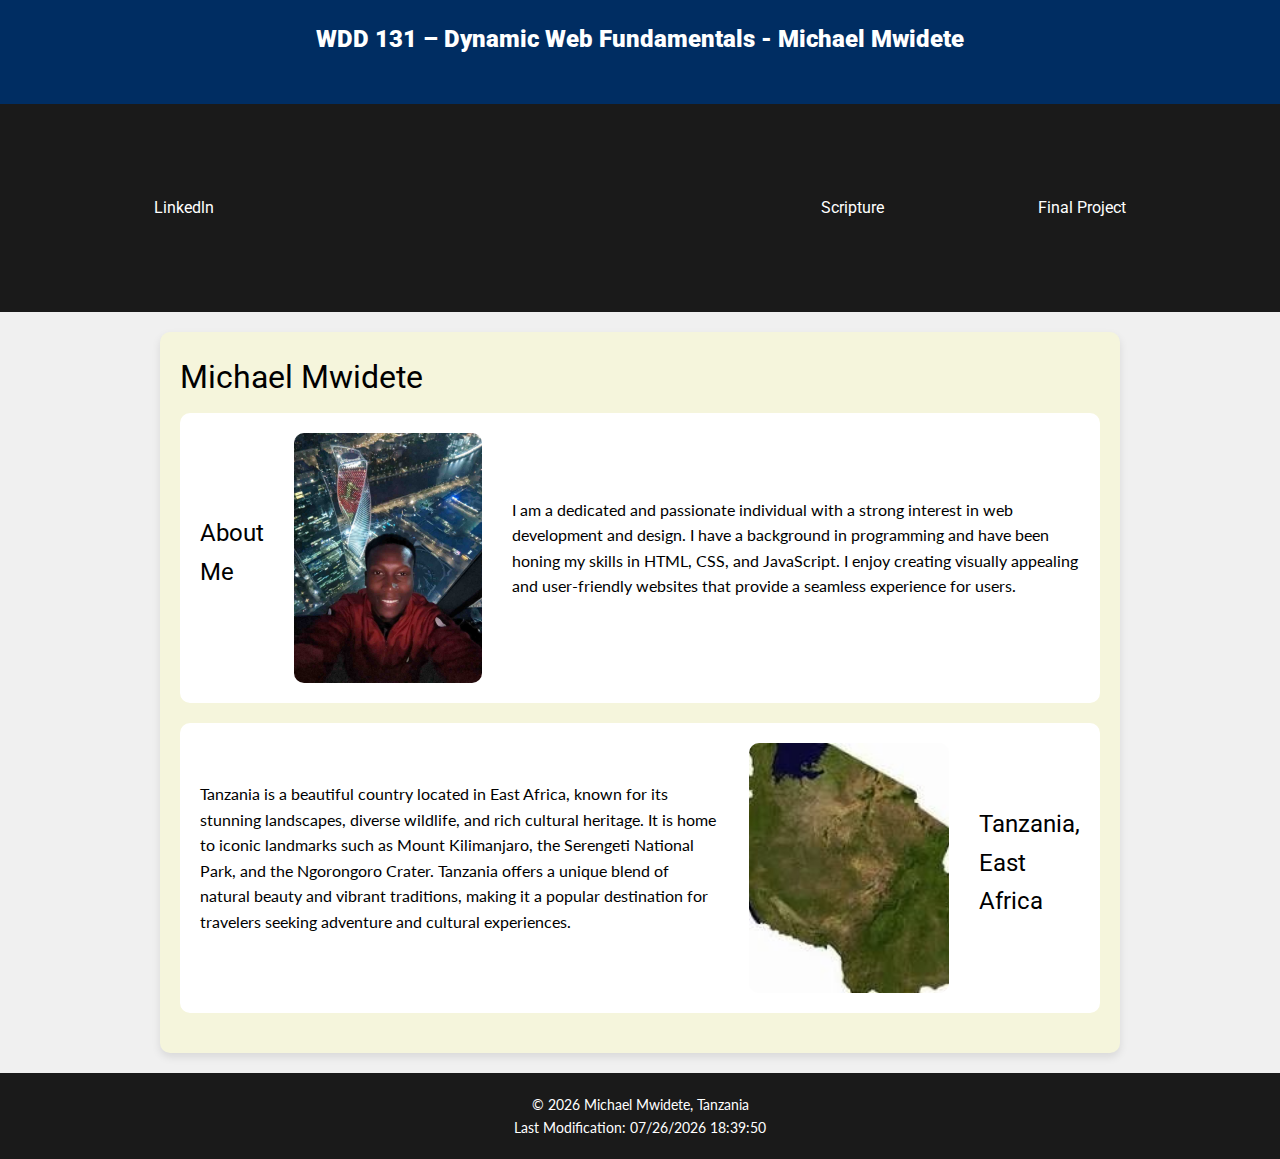
<file: project01/index.html>
<!DOCTYPE html>
<html lang="en">
<head>
    <meta charset="UTF-8">
    <meta name="viewport" content="width=device-width, initial-scale=1.0">
    <meta name="author" content="Michael Mwidete">
    <meta name="description" content="WDD 131 – Dynamic Web Fundamentals – Michael Mwidete-Development of Homepage (portfolio)">
    <title>WDD 131 – Dynamic Web Fundamentals – Michael Mwidete</title>

    <link rel="stylesheet" href="styles/base.css">
    <script src="scripts/getdates.js" defer></script>

    <link rel="preconnect" href="https://fonts.googleapis.com">
    <link rel="preconnect" href="https://fonts.gstatic.com" crossorigin>
    <link href="https://fonts.googleapis.com/css2?family=Roboto:ital,wght@0,100..900;1,100..900&display=swap" rel="stylesheet">

    <link rel="preconnect" href="https://fonts.googleapis.com">
    <link rel="preconnect" href="https://fonts.gstatic.com" crossorigin>
    <link href="https://fonts.googleapis.com/css2?family=Lato:ital,wght@0,100;0,300;0,400;0,700;0,900;1,100;1,300;1,400;1,700;1,900&family=Roboto:ital,wght@0,100..900;1,100..900&display=swap" rel="stylesheet">

</head>
<body>
    <header>
        <span id="course-title">WDD 131 – Dynamic Web Fundamentals - Michael Mwidete</span><br>

        <nav>
            <a href="www.linkedin.com/in/michael-mwidete">Linkedln</a>
            <a href="https://www.byupw.instructure.com"><Canvas></a>
            <a href="https://www.churchofjesuschrist.org/study/scriptures/ot/josh/1?lang=eng&id=p9#p9">Scripture</a>
            <a href="#">Final Project</a>
         </nav>
    </header>

    <main>
        <h1>Michael Mwidete</h1>
        <section class="card_container1">
            <h2>About Me</h2>
            <img src="images/michael.png" alt="Michael Mwidete" width="200" height="250">
            <p>I am a dedicated and passionate individual with a strong interest in web development and design. I have a background in programming and have been honing my skills in HTML, CSS, and JavaScript. I enjoy creating visually appealing and user-friendly websites that provide a seamless experience for users.</p>   
        </section>
        <section class="card_container2">
            <h2>Tanzania, East Africa</h2>
            <img src="images/tanzania.jpeg" alt="Tanzania, East Africa" width="200" height="250">
            <p>Tanzania is a beautiful country located in East Africa, known for its stunning landscapes, diverse wildlife, and rich cultural heritage. It is home to iconic landmarks such as Mount Kilimanjaro, the Serengeti National Park, and the Ngorongoro Crater. Tanzania offers a unique blend of natural beauty and vibrant traditions, making it a popular destination for travelers seeking adventure and cultural experiences.</p>
        </section>
    </main>

    <footer>
        <p © span id="currentyear"></span></p>
        <p span id="lastmodified"></span></p>
    </footer>
        
</body>
</html>
</file>
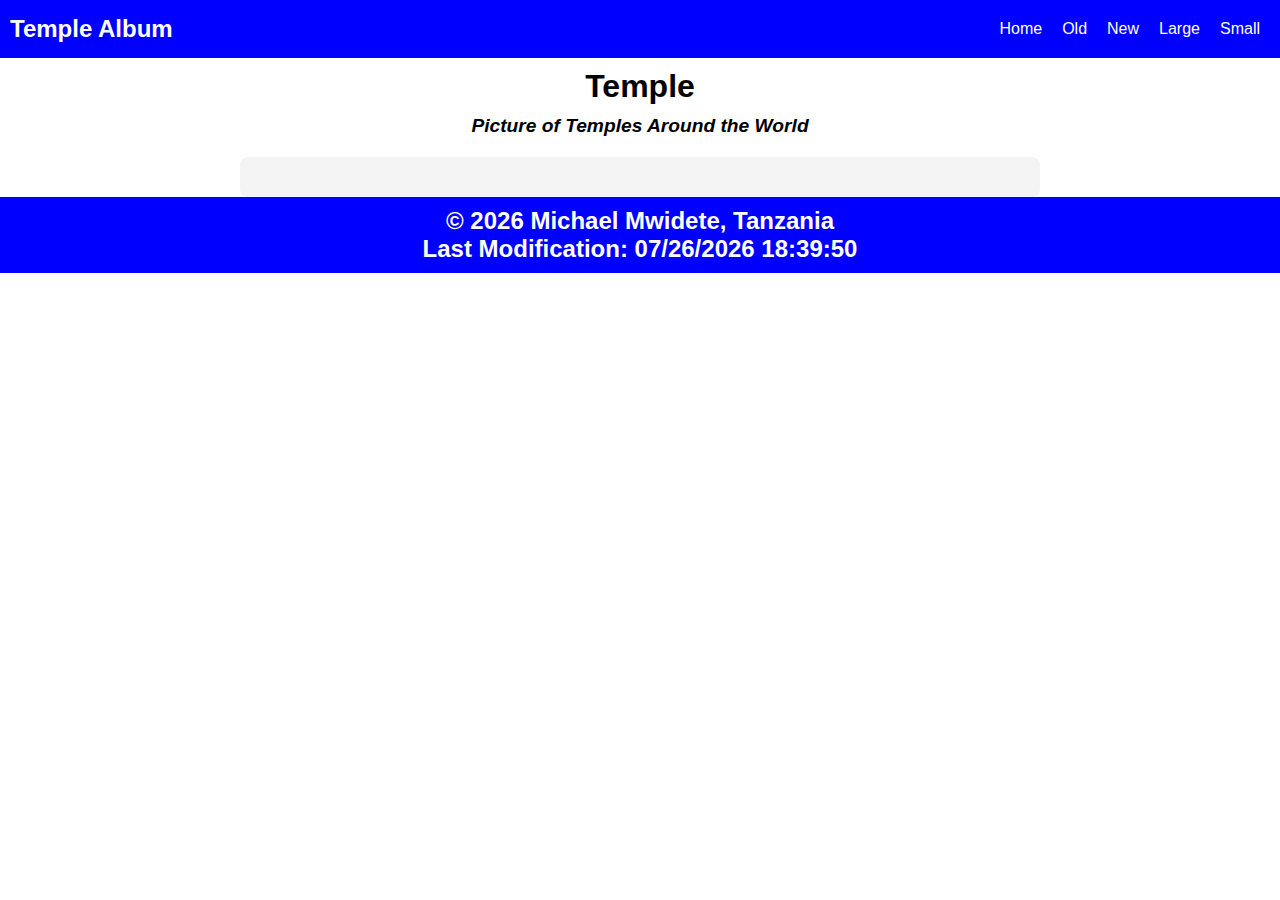
<file: filtered-temples.html>
<!DOCTYPE html>
<html lang="en">
<head>
    <meta charset="UTF-8">
    <meta name="viewport" content="width=device-width, initial-scale=1.0">
    <meta name="author" content="Responsive website assignment">
    <meta name="description" content="This assignment applies the concepts presented 
                                        in the learning activities to enhance a picture album page
                                        that is responsive in small and larger views.">
    <title>Temple-Album</title>

    <link rel="preconnect" href="https://fonts.googleapis.com">
    <link rel="preconnect" href="https://fonts.gstatic.com" crossorigin>
    <link href="https://fonts.googleapis.com/css2?family=Roboto:wdth@99.9&display=swap" rel="stylesheet">

    <link rel="stylesheet" href="styles/temples.css">
    <link rel="stylesheet" href="styles/temples-large.css">

    <script src="week02/scripts/temples.js" defer></script>
</head>

<body>
    <header>
        <div class="header-content">
            <p>Temple Album</p>
            <button class="hamburger-menu" aria-label="Toggle navigation menu">&#9776;</button>
        </div>
        <nav>
            <ul>
            <li><a href="#" id="Home">Home </a></li>
            <li><a href="#" id="Old">Old</a></li>
            <li><a href="#" id="New">New</a></li>
            <li><a href="#" id="Large">Large</a></li>
            <li><a href="#" id="Small">Small</a></li>
            </ul>
        </nav>
    </header>

    <main>
        <h1>Temple</h1>
        <h2>Picture of Temples Around the World</h2>
        <div class="res-grid"></div>
    </main>

    <footer>
        <p> <span id="currentyear"></span></p>
        <p> <span id="lastmodified"></span></p>
    </footer>

    
</body>
</html>
</file>
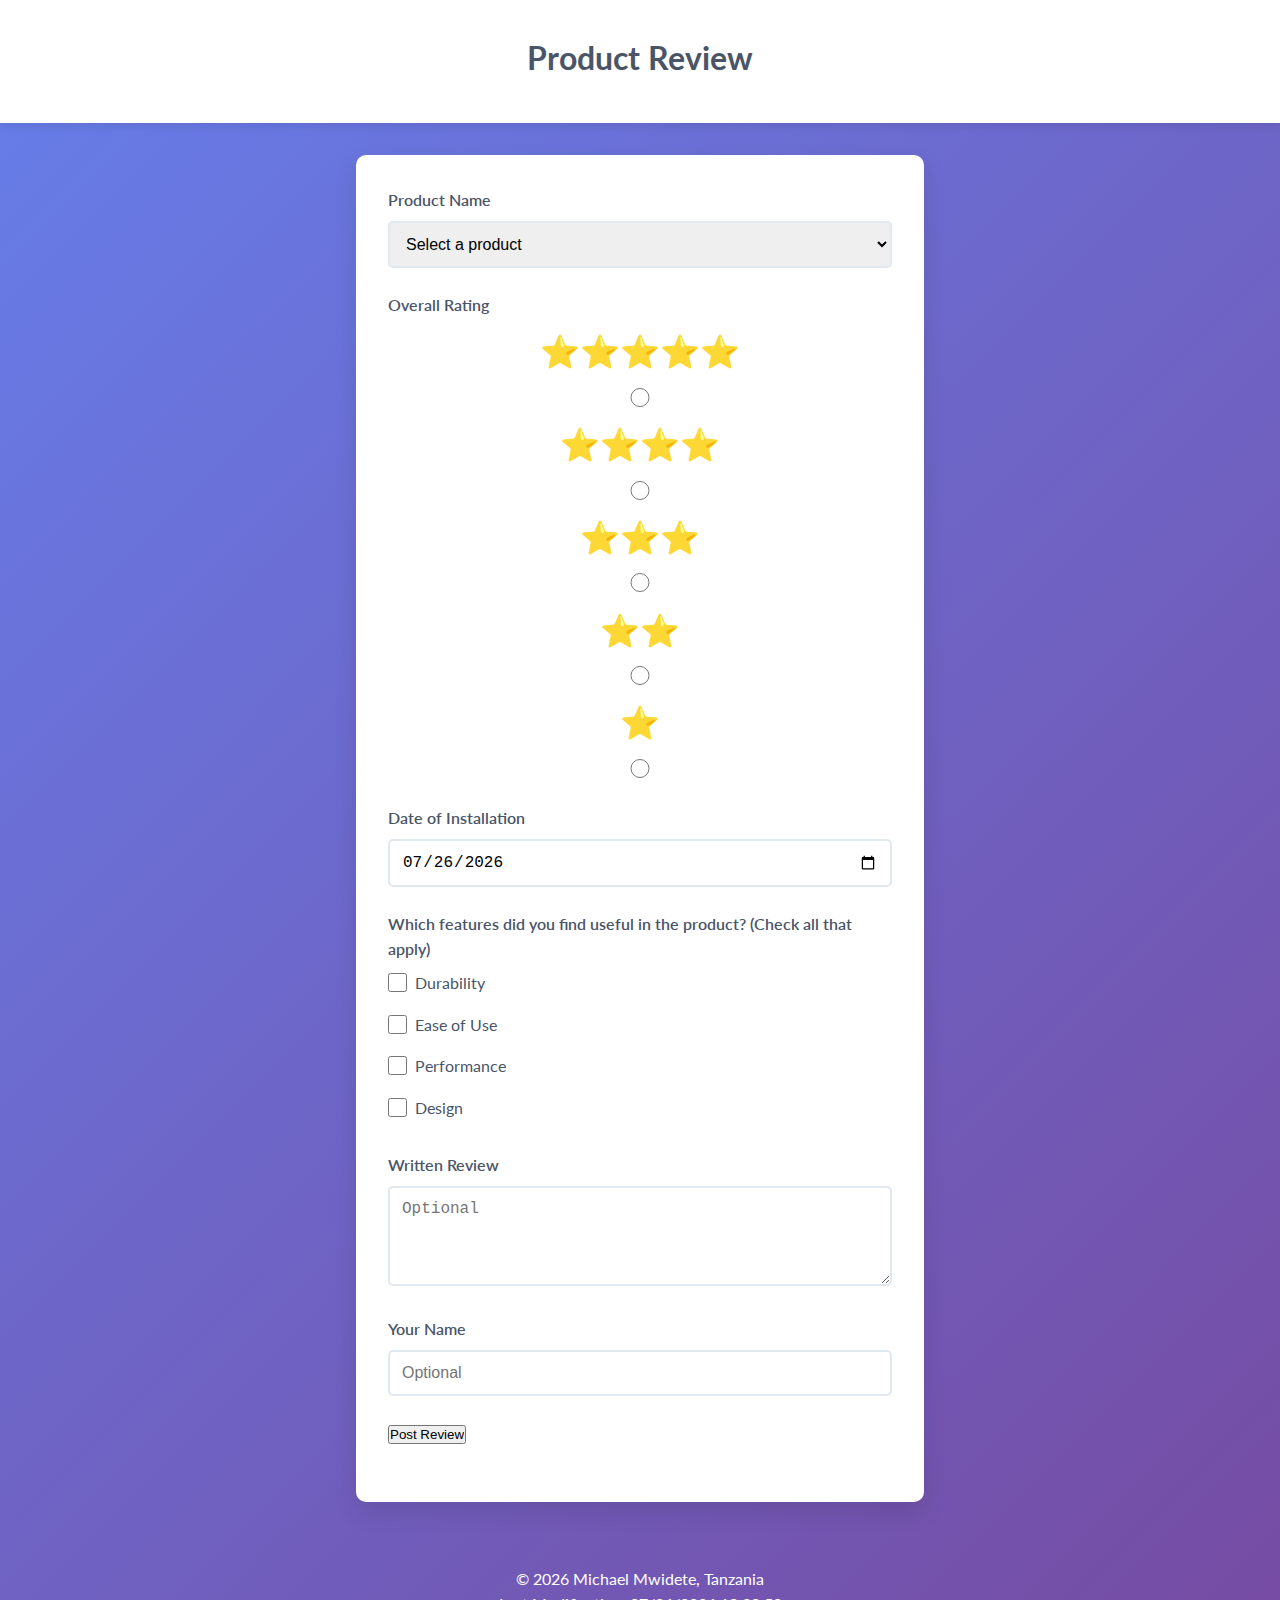
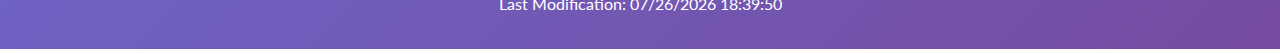
<file: form.html>
<!DOCTYPE html>
<html lang="en">

<head>
    <meta charset="UTF-8">
    <meta name="viewport" content="width=device-width, initial-scale=1.0">
    <meta name="author" content="Michael Mwidete">
    <meta name="description" content="This is an assignment for week 5 that require to build
    a form that collects user input and displays the submitted data on a confirmation page.">
    <title>Product Review</title>

    <link rel="preconnect" href="https://fonts.googleapis.com">
    <link rel="preconnect" href="https://fonts.gstatic.com" crossorigin>
    <link href="https://fonts.googleapis.com/css2?family=Lato&family=Roboto:wdth@99.9&display=swap" rel="stylesheet">

    <script src="scripts/form.js" defer></script>
    <link rel="stylesheet" href="styles/form.css">

    <link rel="stylesheet" href="styles/form-larger.css">

</head>

<body>
    <header>
        <h1>Product Review</h1>
    </header>

    <main>
        <form id="reviewform" action="review.html" method="get">
            <div class="form-group">
                <label for="ProductName">Product Name</label>
                <select id="ProductName" name="ProductName" required>
                    <option value="" disabled selected>Select a product</option>
                </select>
            </div>

            <div class="form-group">
                <label for="star5">Overall Rating</label>
                <div class="rating-stars">
                    <label for="star5">⭐⭐⭐⭐⭐</label>
                    <input type="radio" id="star5" name="rating" value="5" required>

                    <label for="star4">⭐⭐⭐⭐</label>
                    <input type="radio" id="star4" name="rating" value="4">

                    <label for="star3">⭐⭐⭐</label>
                    <input type="radio" id="star3" name="rating" value="3">

                    <label for="star2">⭐⭐</label>
                    <input type="radio" id="star2" name="rating" value="2">

                    <label for="star1">⭐</label>
                    <input type="radio" id="star1" name="rating" value="1">
                </div>
            </div>

            <div class="form-group">
                <label for="installdate">Date of Installation</label>
                <input type="date" id="installdate" name="installdate" required>
            </div>

            <div class="form-group">
                <label>Which features did you find useful in the product?
                    (Check all that apply)</label>
                <div class="checkbox-group">
                    <label><input type="checkbox" id="feature-durability" name="features" value="Durability"> Durability</label>
                    <label><input type="checkbox" id="feature-easeofuse" name="features" value="Ease of Use"> Ease of Use</label>
                    <label><input type="checkbox" id="feature-performance" name="features" value="Performance"> Performance</label>
                    <label><input type="checkbox" id="feature-design" name="features" value="Design"> Design</label>
                </div>
            </div>

            <div class="form-group">
                <label for="writtenreview">Written Review</label>
                <textarea id="writtenreview" name="writtenreview" rows="4" placeholder="Optional"></textarea>
            </div>

            <div class="form-group">
                <label for="username">Your Name</label>
                <input type="text" id="username" name="username" placeholder="Optional">
            </div>

            <div class="form-group">
                <input type="submit" value="Post Review">
            </div>
        </form>
    </main>

    <footer>
        <p><span id="currentyear"></span></p>
        <p><span id="lastmodified"></span></p>
    </footer>
        

</body>

</html>
</file>
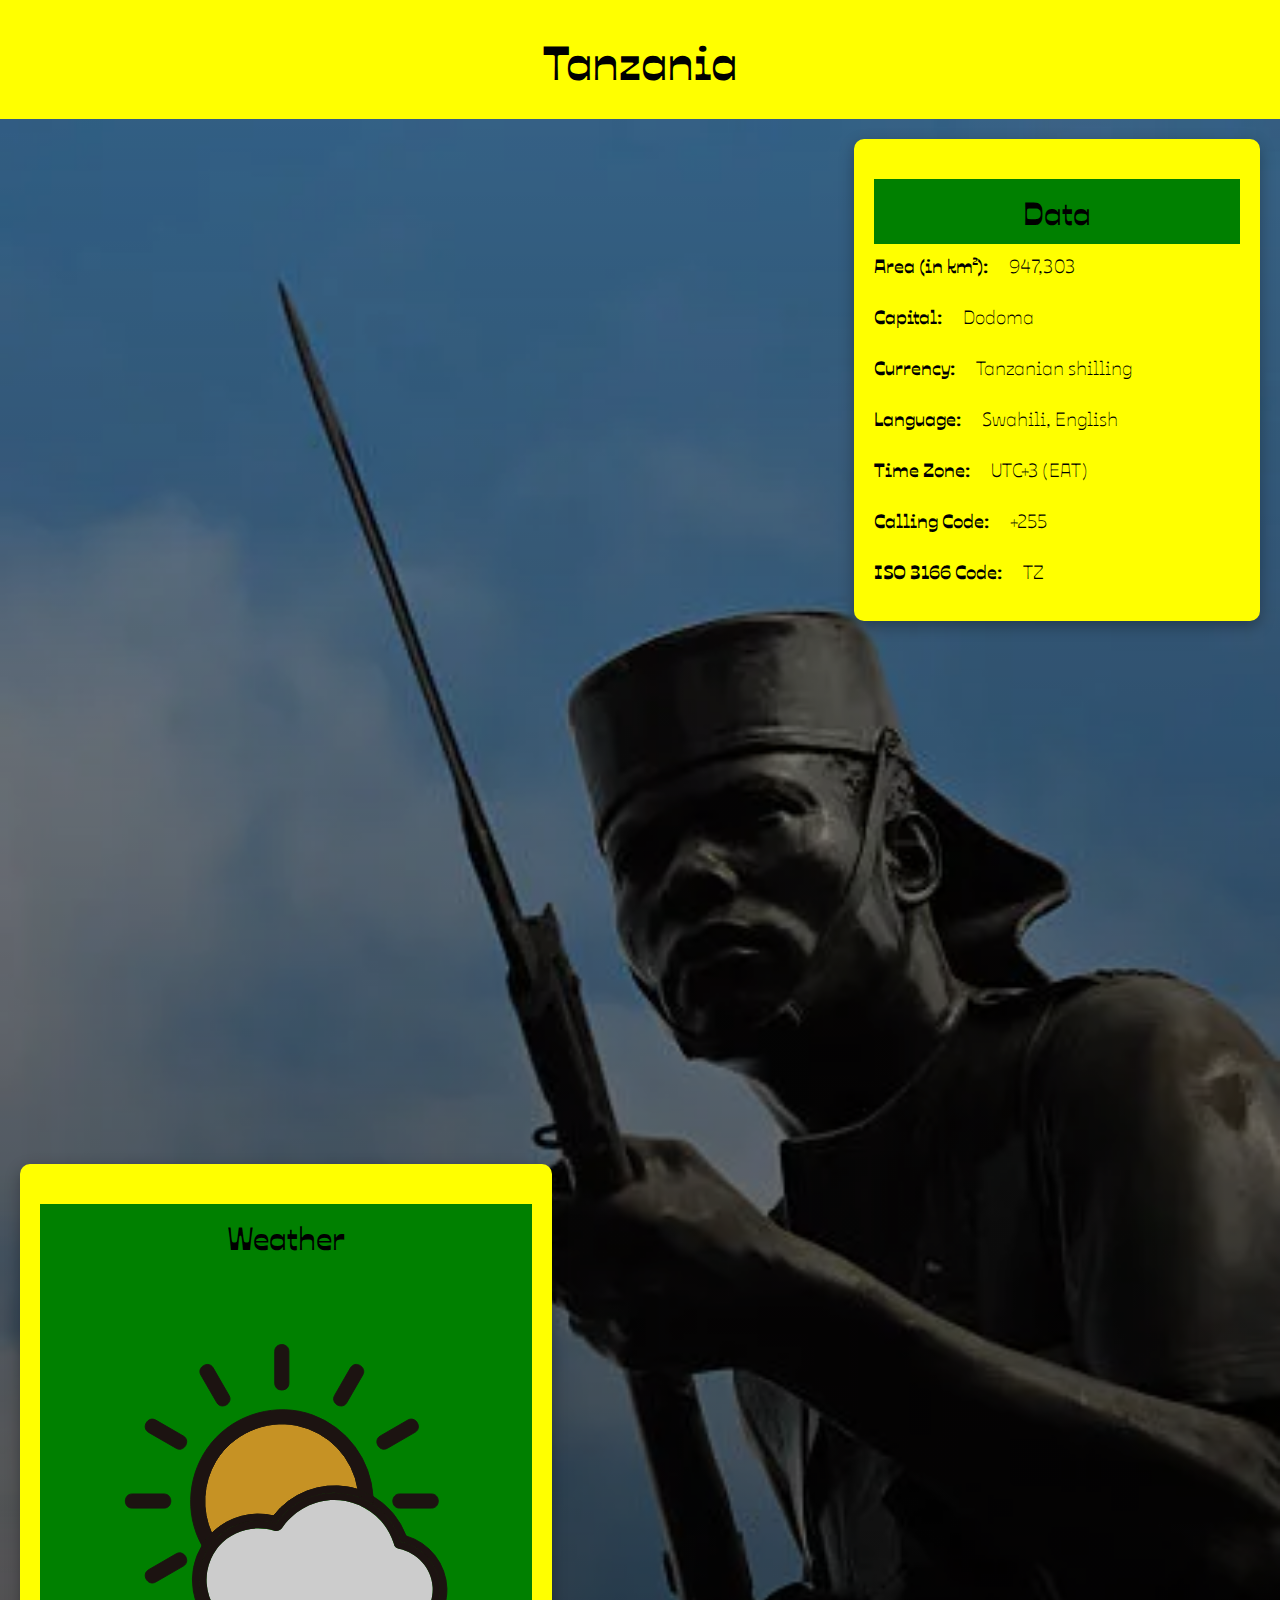
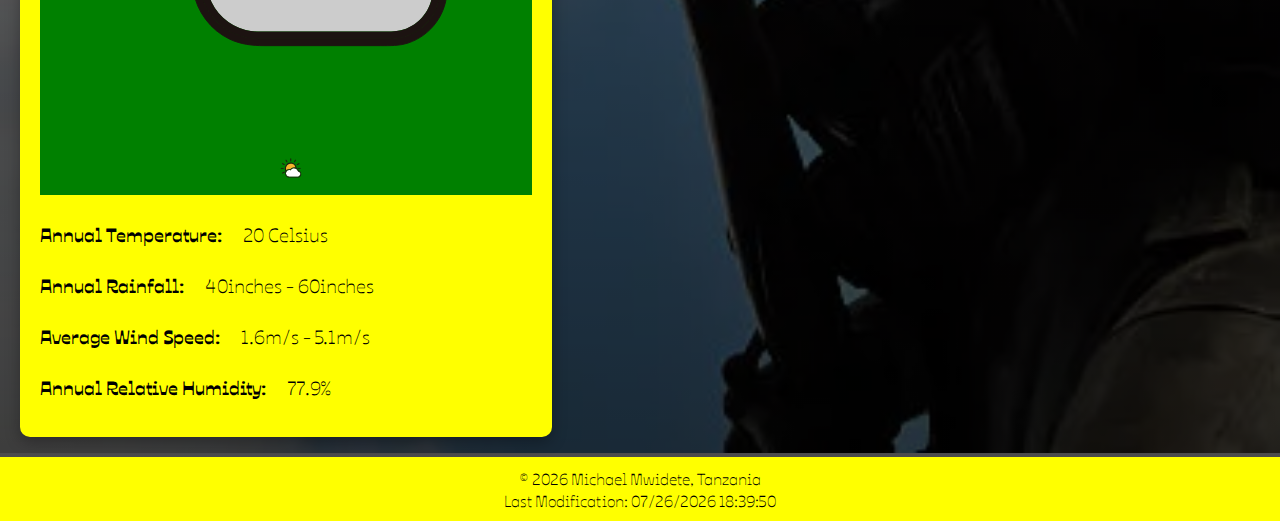
<file: place.html>
<!DOCTYPE html>
<html lang="en">
<head>
    <meta charset="UTF-8">
    <meta name="viewport" content="width=device-width, initial-scale=1.0">
    <meta name="author" content="Michael Mwidete">
    <meta name="description" content="This assignment apply the concepts 
    from the learning activities to the design and development of a web page. 
    The subject of the page is a country or place where you live, have visited, or wish to visit">
    
    <link rel="stylesheet" href="styles/place.css">
    <link rel="stylesheet" href="styles/place-large.css">

    <link rel="preconnect" href="https://fonts.googleapis.com">
    <link rel="preconnect" href="https://fonts.gstatic.com" crossorigin>
    <link href="https://fonts.googleapis.com/css2?family=Ojuju:wght@700&display=swap" rel="stylesheet">

    <script src="scripts/place.js" defer></script> 

    <title>Country-Page</title>
</head>

<body>
    <header>
        <h1>Tanzania</h1>
    </header>

    <main>

        <div class="hero-container">
            <picture>
            <source srcset="images/tanzania.webp" media="(max-width: 1200px)">
            <img src="images/dar.webp" alt="Askari Monument">
            </picture>
            <div class="hero-overlay">
                <section class="data">
                    <h2>Data</h2>
                    <label for="Area">Area (in km²): </label>
                    <input type="text" id="Area" value="947,303" readonly>
                    <br>
                    <label for="capital">Capital: </label>
                    <input type="text" id="capital" value="Dodoma" readonly>
                    <br>
                    <label for="currency">Currency: </label>
                    <input type="text" id="currency" value="Tanzanian shilling" readonly>
                    <br>
                    <label for="language">Language: </label>
                    <input type="text" id="language" value="Swahili, English" readonly>
                    <br>
                    <label for="timezone">Time Zone: </label>
                    <input type="text" id="timezone" value="UTC+3 (EAT)" readonly>
                    <br>
                    <label for="calling-code">Calling Code: </label>
                    <input type="text" id="calling-code" value="+255" readonly>
                    <br>
                    <label for="ISO">ISO 3166 Code: </label>
                    <input type="text" id="ISO" value="TZ" readonly>
                    <br>
                </section>

                <section class="Weather">
                    <h2>Weather
                    <img src="images/weather-icon.svg" alt="Weather Icon">
                    </h2>
                    <br>
                    <label for="temperature">Annual Temperature: </label>
                    <input type="text" id="temperature" value="20 Celsius">
                    <br>
                    <label for="rainfall">Annual Rainfall: </label>
                    <input type="text" id="rainfall" value="40inches - 60inches">
                    <br>
                    <label for="windspeed">Average Wind Speed: </label>
                    <input type="text" id="windspeed" value="1.6m/s - 5.1m/s">
                    <br>
                    <label for="humidity">Annual Relative Humidity: </label>
                    <input type="text" id="humidity" value="77.9%">
                </section>
            </div>
        </div> 

    </main>

    <footer>
        <p> <span id="currentyear"></span></p>
        <p> <span id="lastmodified"></span></p>
    </footer>
    
</body>
</html>
</file>
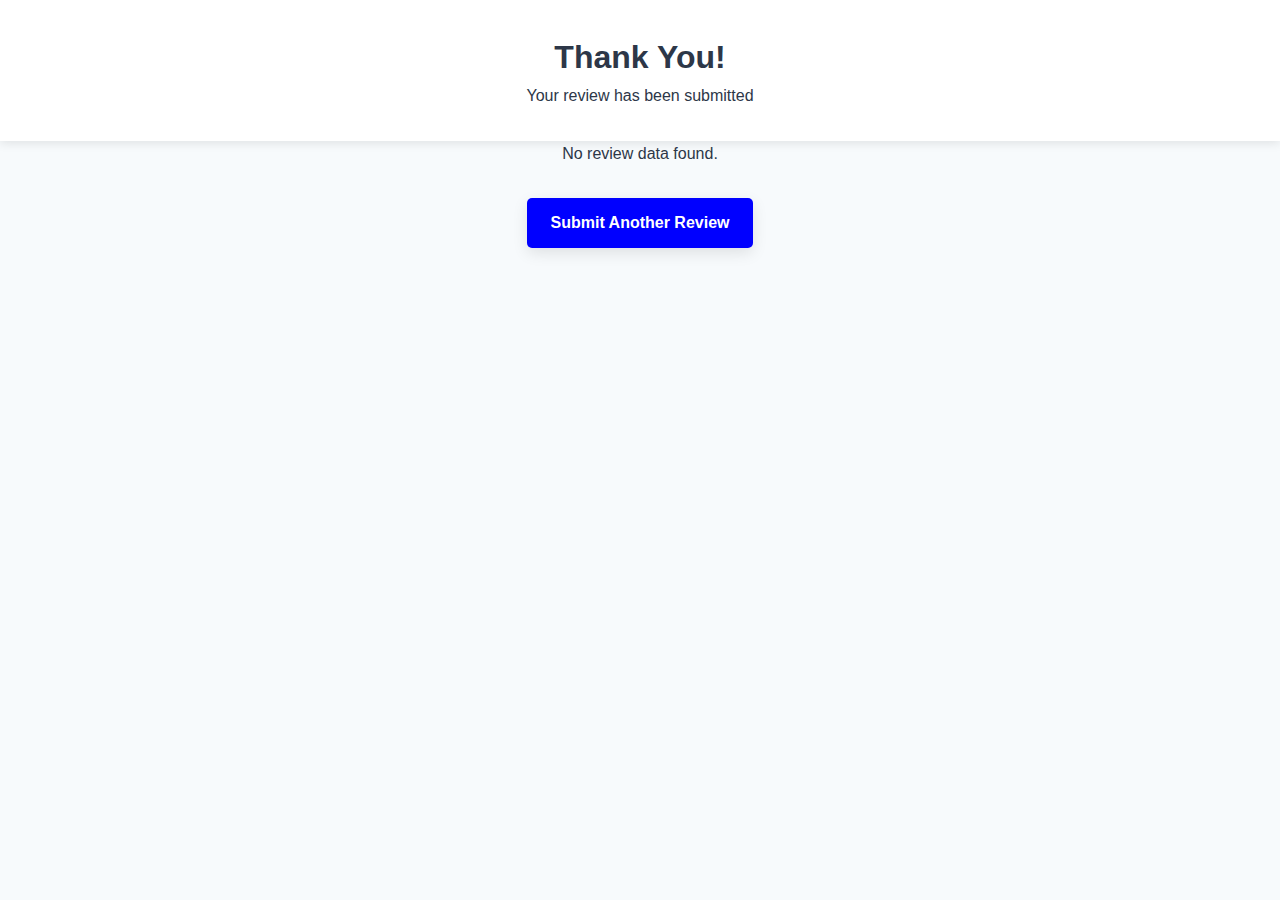
<file: review.html>
<!DOCTYPE html>
<html lang="en">
<head>
    <meta charset="UTF-8">
    <meta name="viewport" content="width=device-width, initial-scale=1.0">
    <title>Review Submitted</title>
    <meta name="author" content="Michael Mwidete">
    <meta name="description" name="This is a confirmation page that displays the submitted review data.">
    <link rel="stylesheet" href="styles/review.css">
    <script src="scripts/review.js" defer></script>
</head>
<body>
    <header>
        <h1>Thank You!</h1>
        <p>Your review has been submitted</p>
    </header>

    <main>
        <div id="reviewData">
        </div>

        <div class="centered"></div>
            <a href="form.html" class="review-btn">Submit Another Review</a>
        </div>

    </main>


</body>
</html>
</file>
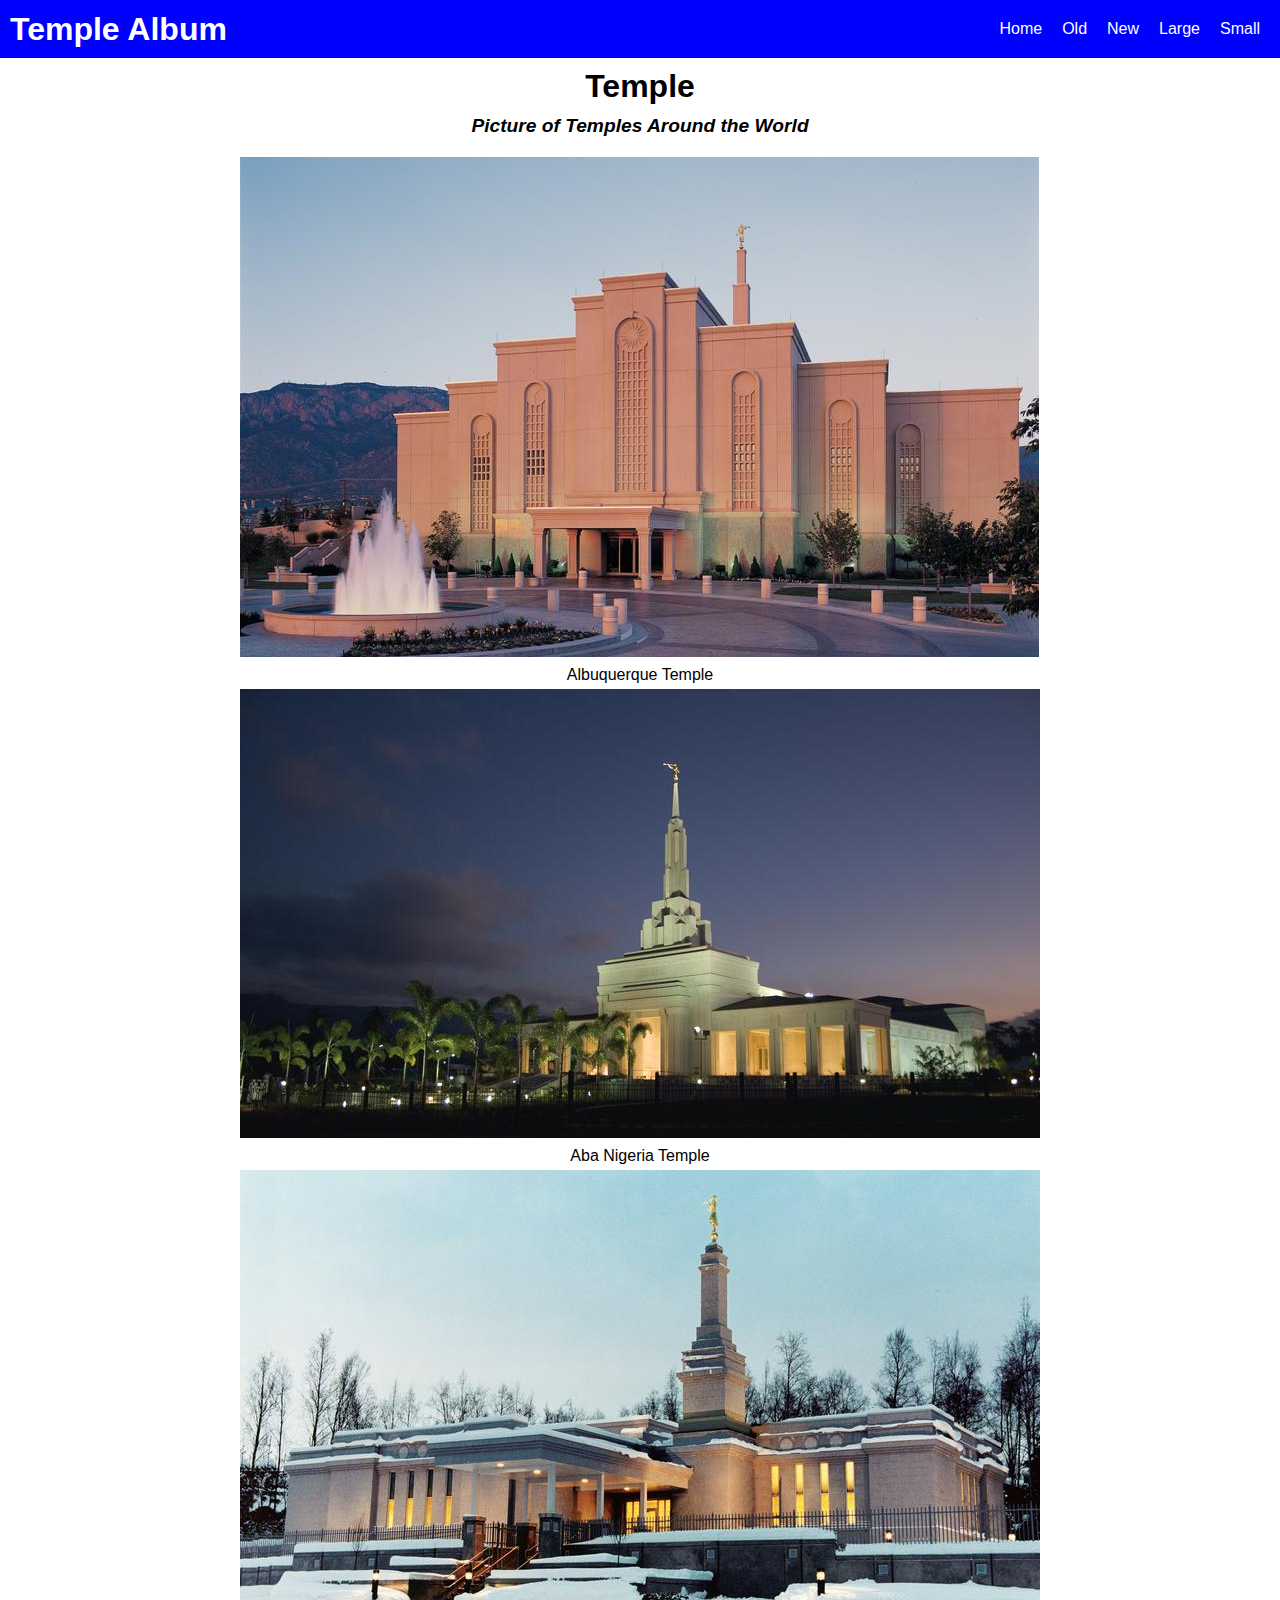
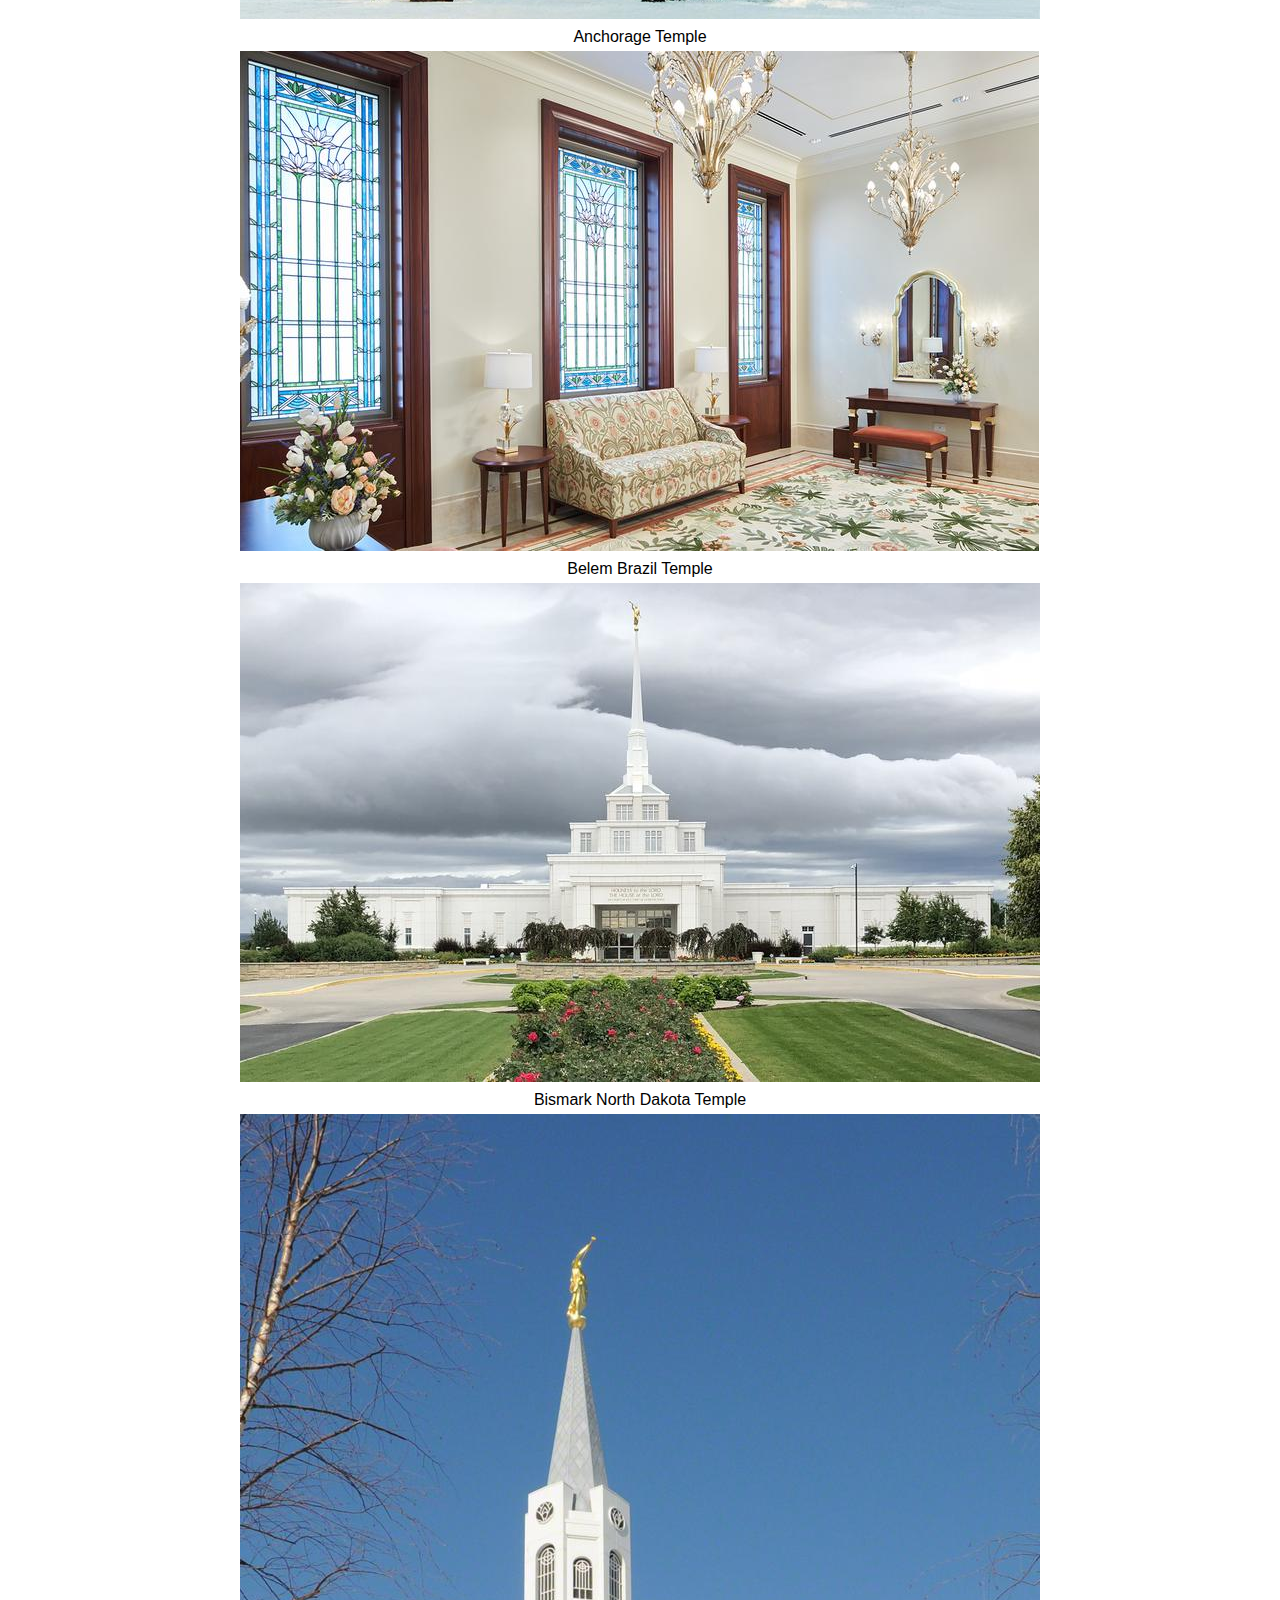
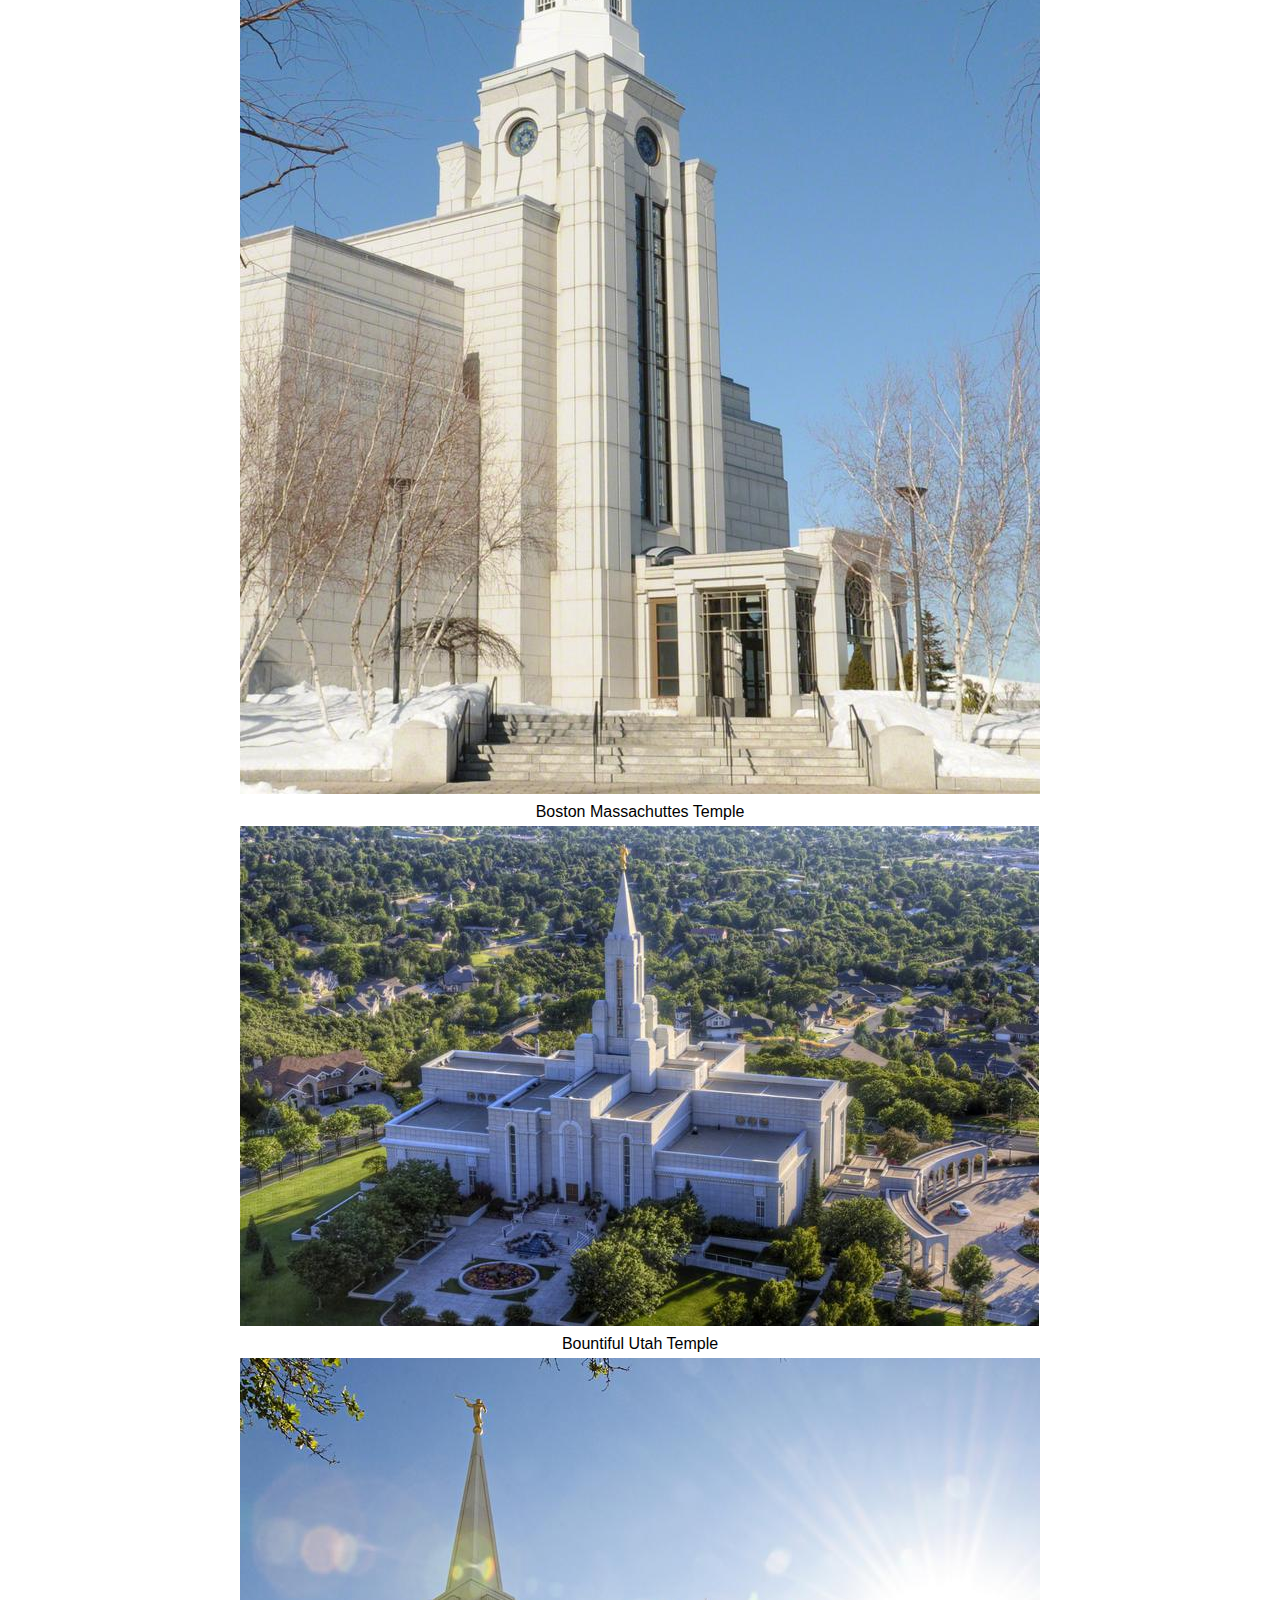
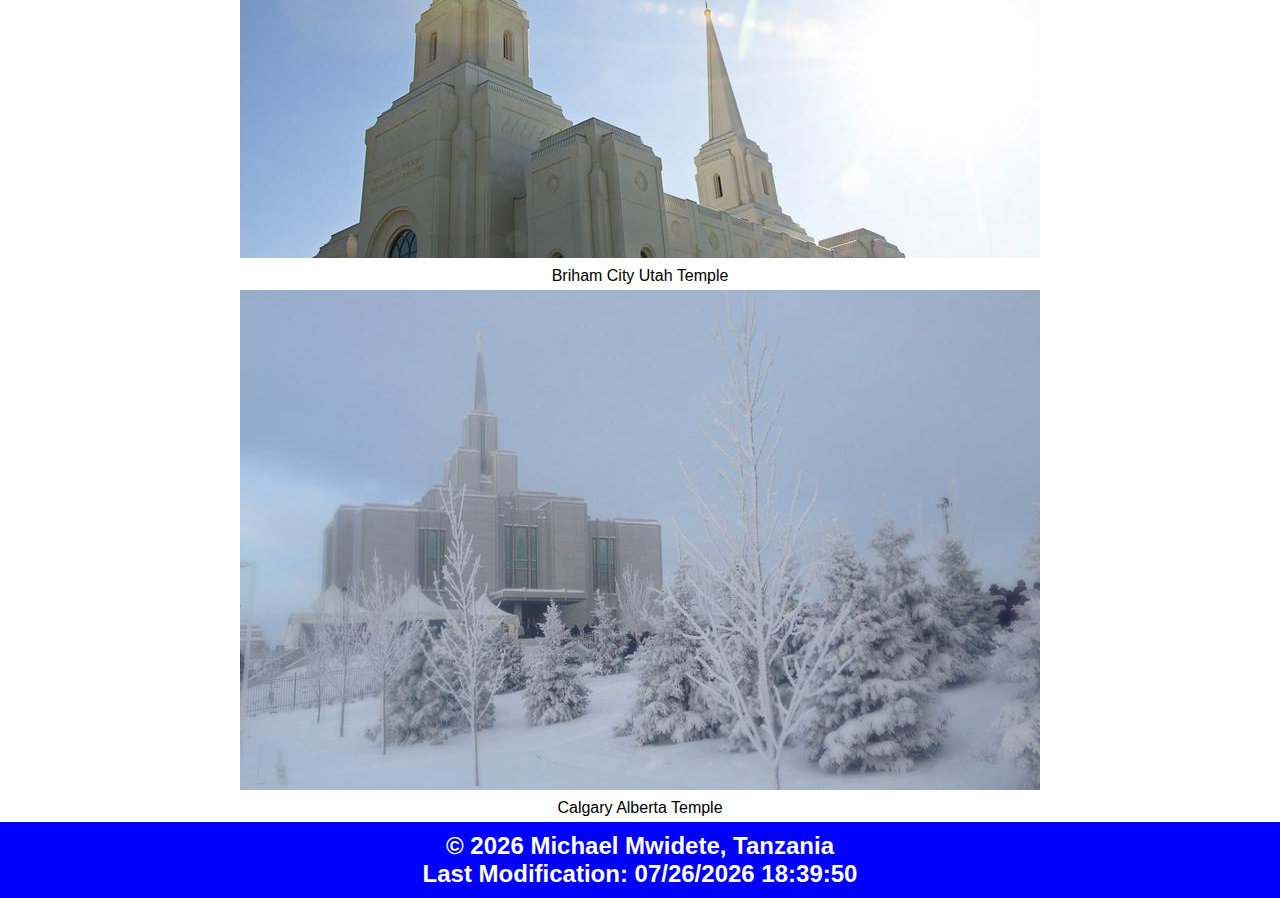
<file: temples.html>
<!DOCTYPE html>
<html lang="en">
<head>
    <meta charset="UTF-8">
    <meta name="viewport" content="width=device-width, initial-scale=1.0">
    <meta name="author" content="Responsive website assignment">
    <meta name="description" content="This assignment applies the concepts presented 
                                        in the learning activities to a picture album page
                                        that is responsive in small and larger views.">
    <title>Temple-Album</title>

    <link rel="stylesheet" href="week02/styles/temples.css">
    <link rel="stylesheet" href="week02/styles/temples-larger.css">

    <script src="week02/scripts/temples.js" defer></script>
</head>

<body>
    <header>
        <div class="header-content">
            <h1>Temple Album</h1>
            <button class="hamburger-menu" aria-label="Toggle navigation menu">&#9776;</button>
        </div>
        <nav>
            <ul>
            <li><a href="#">Home</a></li>
            <li><a href="#">Old</a></li>
            <li><a href="#">New</a></li>
            <li><a href="#">Large</a></li>
            <li><a href="#">Small</a></li>
            </ul>
        </nav>
    </header>

    <main>
        <h1>Temple</h1>
        <h2>Picture of Temples Around the World</h2>
        <figure>
            <img src="images/albuquerque-temple-lds-137883-wallpaper.jpg" alt="Albuquerque Temple">
            <figcaption>Albuquerque Temple</figcaption>
        </figure>
        <figure>
            <img src="images/aba-nigeria-temple-lds-273999-wallpaper.jpg" alt="Aba Nigeria Temple">
            <figcaption>Aba Nigeria Temple</figcaption>
        </figure>
        <figure>
            <img src="images/anchorage-temple-lds-253274-wallpaper.jpg" alt="Anchorage Temple">
            <figcaption>Anchorage Temple</figcaption>
        </figure>
        <figure>
            <img src="images/belem_brazil_temple_brides.jpg" alt="Belem Brazil Temple">
            <figcaption>Belem Brazil Temple</figcaption>
        </figure>
        <figure>
            <img src="images/bismark-north-dakota-temple.png" alt="Bismark North Dakota Temple">
            <figcaption>Bismark North Dakota Temple</figcaption>
        </figure>
        <figure>
            <img src="images/boston-massachuttes-temple.png" alt="Boston Massachuttes Temple">
            <figcaption>Boston Massachuttes Temple</figcaption>
        </figure>
        <figure>
            <img src="images/bountiful-utah-temple.png" alt="Bountiful Utah Temple">
            <figcaption>Bountiful Utah Temple</figcaption>
        </figure>
        <figure>
            <img src="images/briham-city-utah-temple.png" alt="Briham City Utah Temple">
            <figcaption>Briham City Utah Temple</figcaption>
        </figure>
        <figure>
            <img src="images/calgary-alberta-temple.png" alt="Calgary Alberta Temple">
            <figcaption>Calgary Alberta Temple</figcaption>
        </figure>
    </main>

    <footer>
        <p> <span id="currentyear"></span></p>
        <p> <span id="lastmodified"></span></p>
    </footer>

    
</body>
</html>
</file>
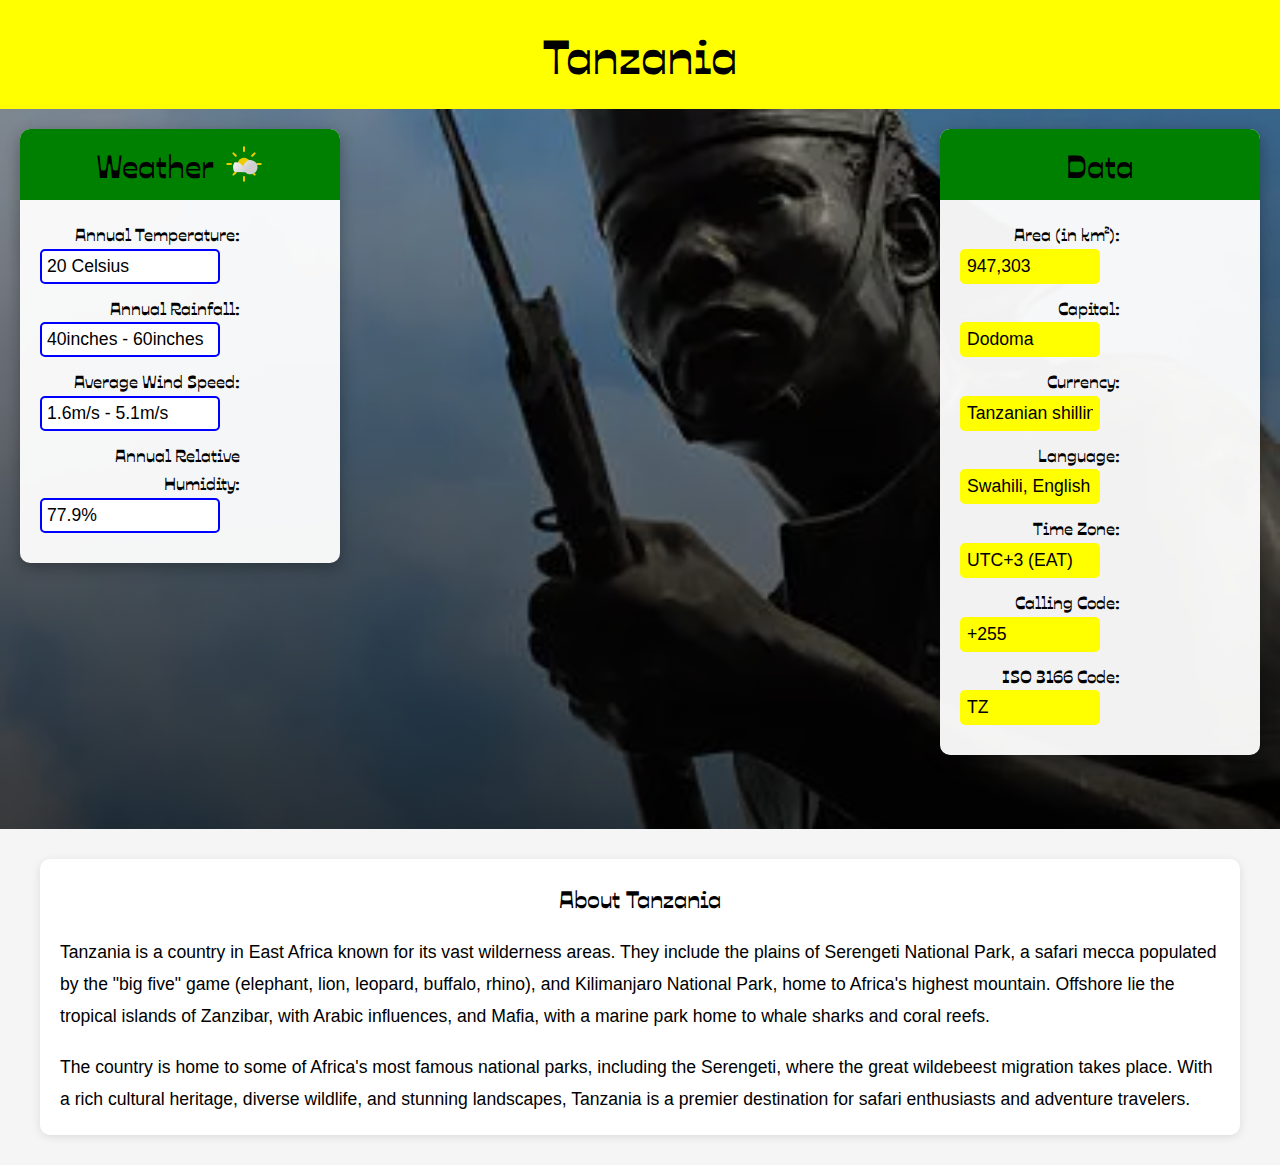
<file: tz.html>
<!DOCTYPE html>
<html lang="en">
<head>
    <meta charset="UTF-8">
    <meta name="viewport" content="width=device-width, initial-scale=1.0">
    <meta name="author" content="Michael Mwidete">
    <meta name="description" content="Country Page">
    <link rel="preconnect" href="https://fonts.googleapis.com">
    <link rel="preconnect" href="https://fonts.gstatic.com" crossorigin>
    <link href="https://fonts.googleapis.com/css2?family=Ojuju:wght@700&display=swap" rel="stylesheet">
    <title>Tanzania Country Page</title>
    <style>
        * {
            margin: 0;
            padding: 0;
            box-sizing: border-box;
        }

        :root {
            --primary-color: blue;
            --secondary-color: yellow;
            --tertiary-color: green;
            --advance-color: black;
            --font-family: 'Ojuju', cursive;
        }

        body {
            font-family: Arial, sans-serif;
            line-height: 1.6;
            background-color: #f5f5f5;
        }

        header {
            background-color: var(--secondary-color);
            padding: 1rem;
            text-align: center;
            box-shadow: 0 2px 5px rgba(0,0,0,0.1);
        }

        h1 {
            color: var(--advance-color);
            font-family: var(--font-family);
            font-size: 3rem;
        }

        .hero-container {
            position: relative;
            width: 100%;
            height: 80vh;
            overflow: hidden;
        }

        .hero-image {
            width: 100%;
            height: 100%;
            object-fit: cover;
            filter: brightness(0.8);
        }

        .hero-overlay {
            position: absolute;
            top: 0;
            left: 0;
            width: 100%;
            height: 100%;
            background: linear-gradient(to bottom, rgba(0, 0, 0, 0.2), rgba(0, 0, 0, 0.7));
        }

        .data {
            position: absolute;
            top: 20px;
            right: 20px;
            background: rgba(255, 255, 255, 0.95);
            border-radius: 10px;
            padding: 20px;
            width: 320px;
            box-shadow: 0 5px 15px rgba(0, 0, 0, 0.3);
            animation: fadeIn 1s ease-out;
            z-index: 10;
        }

        .data h2 {
            background-color: var(--tertiary-color);
            color: var(--advance-color);
            text-align: center;
            font-family: var(--font-family);
            font-size: 2rem;
            padding: 10px;
            margin: -20px -20px 20px -20px;
            border-radius: 10px 10px 0 0;
        }

        .data label {
            font-family: var(--font-family);
            font-size: 1.1rem;
            font-weight: bold;
            margin-right: 10px;
            color: var(--advance-color);
            display: inline-block;
            width: 160px;
            text-align: right;
        }

        .data input {
            font-family: Arial, sans-serif;
            font-size: 1.1rem;
            padding: 5px;
            margin-bottom: 10px;
            background-color: var(--secondary-color);
            border: 2px solid var(--secondary-color);
            border-radius: 5px;
            color: var(--advance-color);
            width: 140px;
        }

        .Weather {
            position: absolute;
            top: 20px;
            left: 20px;
            background: rgba(255, 255, 255, 0.95);
            color: var(--advance-color);
            border-radius: 10px;
            padding: 20px;
            width: 320px;
            box-shadow: 0 5px 15px rgba(0, 0, 0, 0.3);
            animation: fadeIn 1s ease-out;
            z-index: 10;
        }

        .weather-header {
            display: flex;
            align-items: center;
            justify-content: center;
            gap: 10px;
            background-color: var(--tertiary-color);
            margin: -20px -20px 20px -20px;
            padding: 10px;
            border-radius: 10px 10px 0 0;
        }

        .Weather h2 {
            color: var(--advance-color);
            font-family: var(--font-family);
            font-size: 2rem;
            margin: 0;
        }

        .Weather label {
            font-family: var(--font-family);
            font-size: 1.1rem;
            font-weight: bold;
            margin-right: 10px;
            color: var(--advance-color);
            display: inline-block;
            width: 200px;
            text-align: right;
        }

        .Weather input {
            font-family: Arial, sans-serif;
            font-size: 1.1rem;
            padding: 5px;
            margin-bottom: 10px;
            background-color: white;
            border: 2px solid var(--primary-color);
            border-radius: 5px;
            color: var(--advance-color);
            width: 180px;
        }

        .weather-icon {
            width: 40px;
            height: 40px;
        }

        @keyframes fadeIn {
            from {
                opacity: 0;
                transform: translateY(-20px);
            }
            to {
                opacity: 1;
                transform: translateY(0);
            }
        }

        @media (max-width: 1024px) {
            .data, .Weather {
                width: 280px;
            }
            
            .data label {
                width: 130px;
            }
            
            .data input {
                width: 120px;
            }
            
            .Weather label {
                width: 160px;
            }
            
            .Weather input {
                width: 140px;
            }
        }

        @media (max-width: 768px) {
            .hero-container {
                height: 70vh;
            }
            
            .data, .Weather {
                position: relative;
                width: 90%;
                margin: 20px auto;
                top: 0;
                right: 0;
                left: 0;
            }
            
            h1 {
                font-size: 2.5rem;
            }
        }

        @media (max-width: 480px) {
            h1 {
                font-size: 2.2rem;
            }
            
            .data h2, .Weather h2 {
                font-size: 1.7rem;
            }
            
            .data label, .Weather label {
                width: 100%;
                text-align: left;
                margin-bottom: 5px;
            }
            
            .data input, .Weather input {
                width: 100%;
            }
            
            .weather-header {
                flex-direction: column;
                gap: 5px;
            }
        }
    </style>
</head>
<body>
    <header>
        <h1>Tanzania</h1>
    </header>

    <div class="hero-container">
        <img src="images/dar.webp" alt="Tanzania landscape" class="hero-image">
        <div class="hero-overlay"></div>
        
        <section class="data">
            <h2>Data</h2>
            <label for="Area">Area (in km²): </label>
            <input type="text" id="Area" value="947,303" readonly>
            <br>
            <label for="capital">Capital: </label>
            <input type="text" id="capital" value="Dodoma" readonly>
            <br>
            <label for="currency">Currency: </label>
            <input type="text" id="currency" value="Tanzanian shilling" readonly>
            <br>
            <label for="language">Language: </label>
            <input type="text" id="language" value="Swahili, English" readonly>
            <br>
            <label for="timezone">Time Zone: </label>
            <input type="text" id="timezone" value="UTC+3 (EAT)" readonly>
            <br>
            <label for="calling-code">Calling Code: </label>
            <input type="text" id="calling-code" value="+255" readonly>
            <br>
            <label for="ISO">ISO 3166 Code: </label>
            <input type="text" id="ISO" value="TZ" readonly>
        </section>

        <section class="Weather">
            <div class="weather-header">
                <h2>Weather</h2>
                <svg class="weather-icon" viewBox="0 0 24 24" xmlns="http://www.w3.org/2000/svg">
                    <circle cx="12" cy="12" r="3.74" fill="#efcc00"/>
                    <line x1="12" y1="2" x2="12" y2="4.18" stroke="#efcc00" stroke-width="1.2" stroke-linecap="round"/>
                    <line x1="12" y1="19.82" x2="12" y2="22" stroke="#efcc00" stroke-width="1.2" stroke-linecap="round"/>
                    <line x1="2" y1="12" x2="4.18" y2="12" stroke="#efcc00" stroke-width="1.2" stroke-linecap="round"/>
                    <line x1="19.82" y1="12" x2="22" y2="12" stroke="#efcc00" stroke-width="1.2" stroke-linecap="round"/>
                    <line x1="5.62" y1="5.62" x2="7.09" y2="7.09" stroke="#efcc00" stroke-width="1.2" stroke-linecap="round"/>
                    <line x1="16.91" y1="16.91" x2="18.38" y2="18.38" stroke="#efcc00" stroke-width="1.2" stroke-linecap="round"/>
                    <line x1="5.62" y1="18.38" x2="7.09" y2="16.91" stroke="#efcc00" stroke-width="1.2" stroke-linecap="round"/>
                    <line x1="16.91" y1="7.09" x2="18.38" y2="5.62" stroke="#efcc00" stroke-width="1.2" stroke-linecap="round"/>
                    <path d="M6.35,11a5.25,5.25,0,0,1,5.25,2.71A4.25,4.25,0,1,1,12.78,16.89l-6.43-.09A5.25,5.25,0,0,1,6.35,11Z" fill="url(#cloud-gradient)"/>
                    <defs>
                        <linearGradient id="cloud-gradient" x1="6.35" y1="11" x2="12.78" y2="16.89" gradientUnits="userSpaceOnUse">
                            <stop offset="0" stop-color="#f2f2f2"/>
                            <stop offset="1" stop-color="#cfcfcf"/>
                        </linearGradient>
                    </defs>
                </svg>
            </div>
            
            <label for="temperature">Annual Temperature: </label>
            <input type="text" id="temperature" value="20 Celsius" readonly>
            <br>
            <label for="rainfall">Annual Rainfall: </label>
            <input type="text" id="rainfall" value="40inches - 60inches" readonly>
            <br>
            <label for="windspeed">Average Wind Speed: </label>
            <input type="text" id="windspeed" value="1.6m/s - 5.1m/s" readonly>
            <br>
            <label for="humidity">Annual Relative Humidity: </label>
            <input type="text" id="humidity" value="77.9%" readonly>
        </section>
    </div>

    <main>
        <section style="max-width: 1200px; margin: 30px auto; padding: 20px; background: white; border-radius: 10px; box-shadow: 0 2px 10px rgba(0,0,0,0.1);">
            <h2 style="text-align: center; font-family: var(--font-family); color: var(--advance-color); margin-bottom: 20px;">About Tanzania</h2>
            <p style="font-size: 1.1rem; line-height: 1.8; margin-bottom: 20px;">
                Tanzania is a country in East Africa known for its vast wilderness areas. They include the plains of Serengeti National Park, a safari mecca populated by the "big five" game (elephant, lion, leopard, buffalo, rhino), and Kilimanjaro National Park, home to Africa's highest mountain. Offshore lie the tropical islands of Zanzibar, with Arabic influences, and Mafia, with a marine park home to whale sharks and coral reefs.
            </p>
            <p style="font-size: 1.1rem; line-height: 1.8;">
                The country is home to some of Africa's most famous national parks, including the Serengeti, where the great wildebeest migration takes place. With a rich cultural heritage, diverse wildlife, and stunning landscapes, Tanzania is a premier destination for safari enthusiasts and adventure travelers.
            </p>
        </section>
    </main>

    <script>
        // Simple animation for the sections
        document.addEventListener('DOMContentLoaded', function() {
            const dataSection = document.querySelector('.data');
            const weatherSection = document.querySelector('.Weather');
            dataSection.style.animation = 'fadeIn 1s ease-out';
            weatherSection.style.animation = 'fadeIn 1s ease-out 0.2s';
        });
    </script>
</body>
</html>
</file>
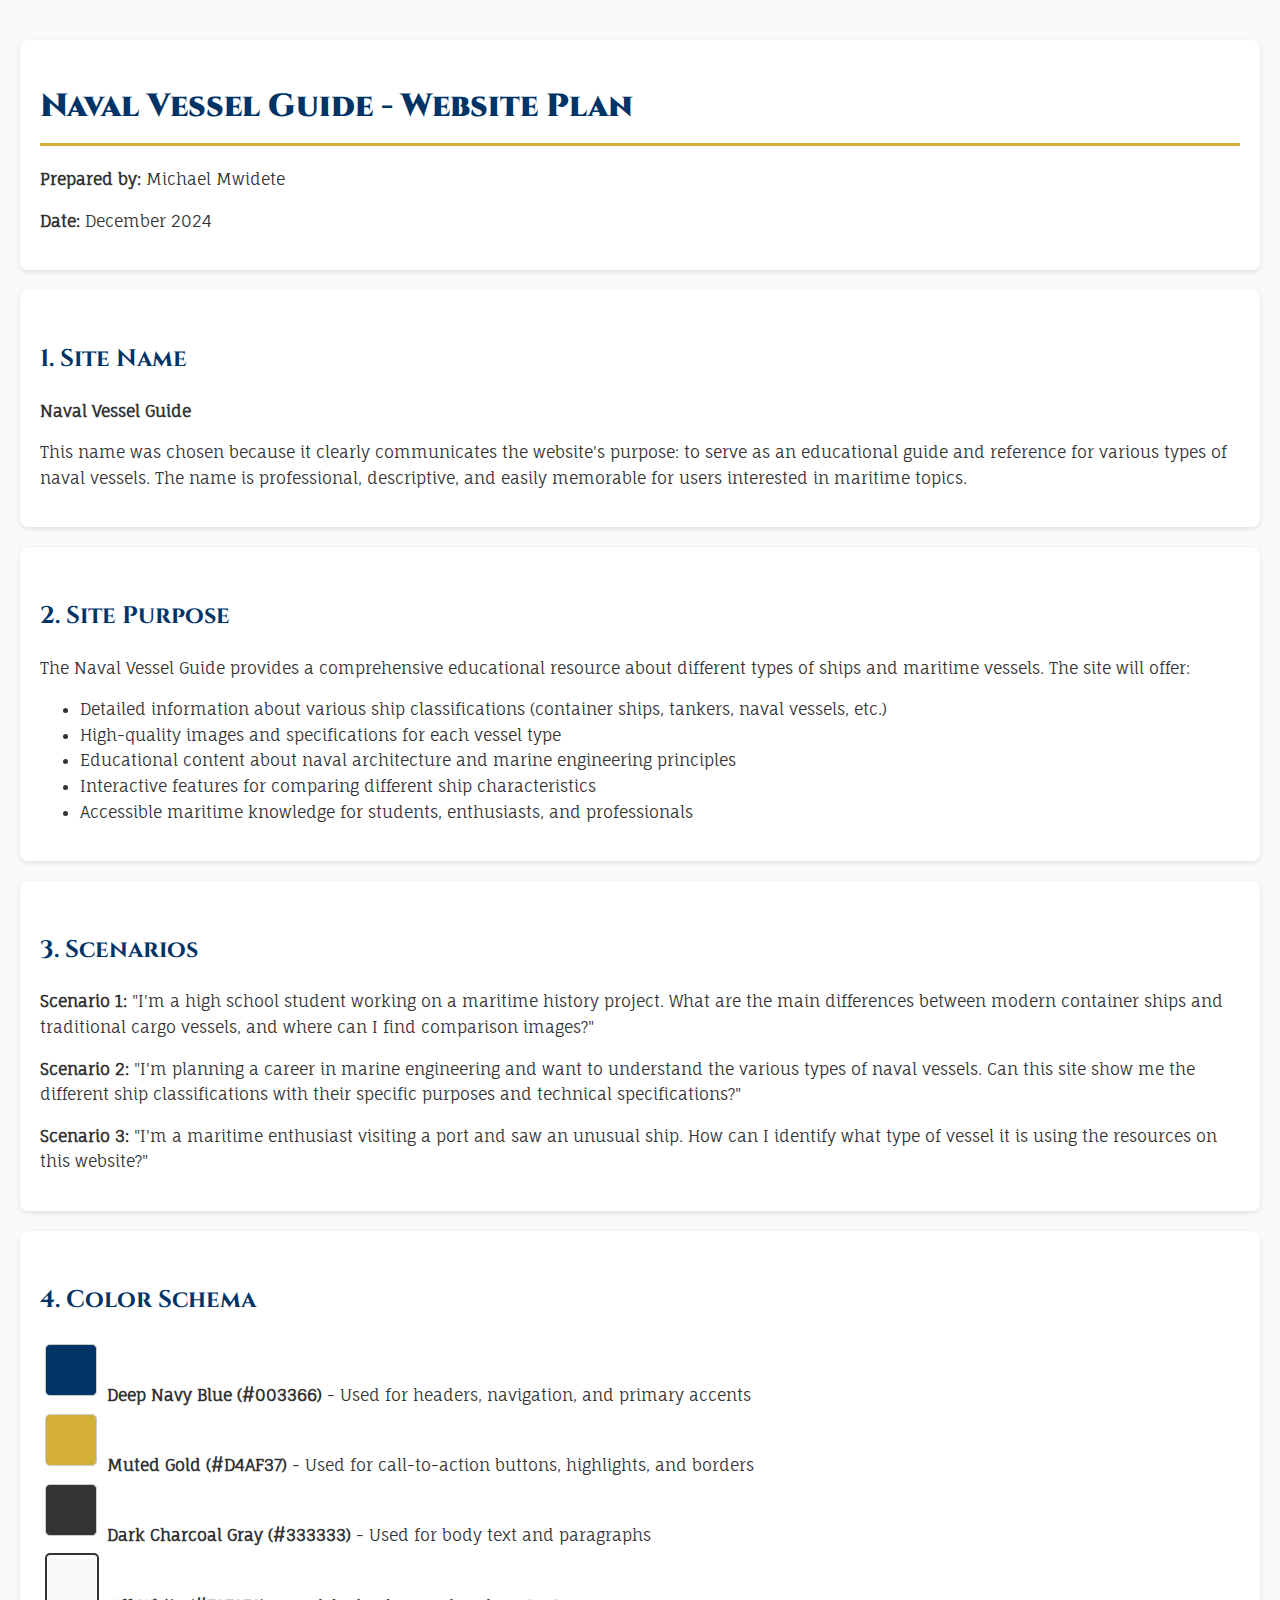
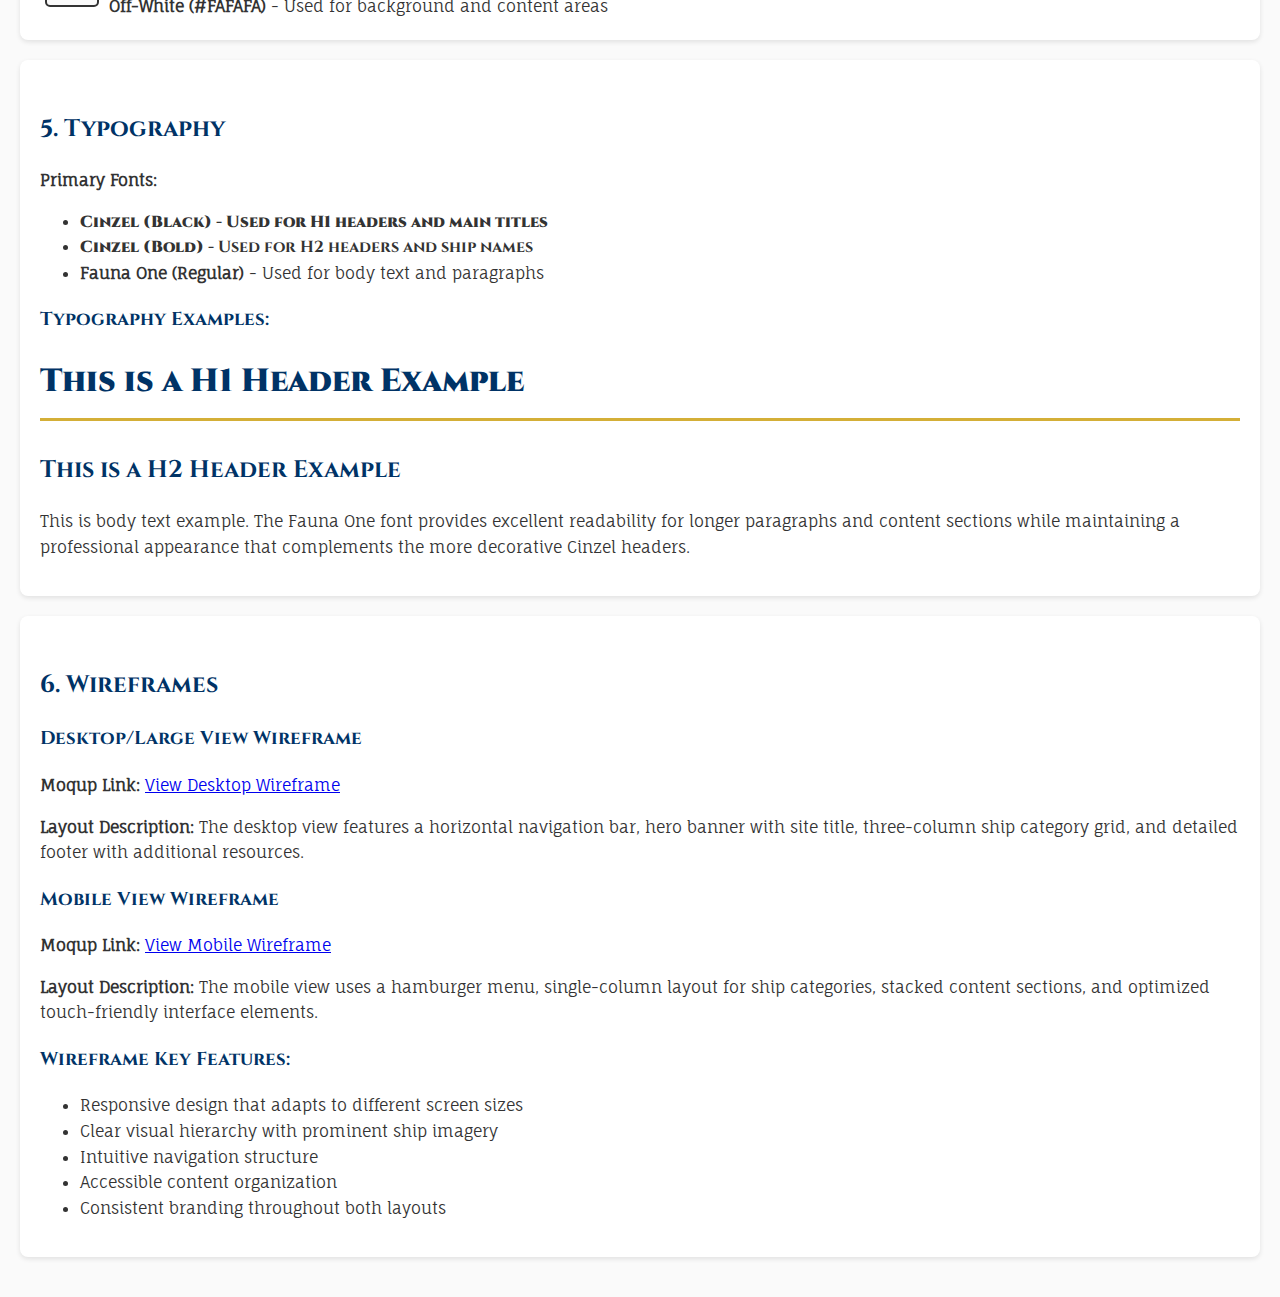
<file: project/siteplan.html>
<!DOCTYPE html>
<html lang="en">
<head>
    <meta charset="UTF-8">
    <meta name="viewport" content="width=device-width, initial-scale=1.0">
    <title>Naval Vessel Guide - Site Plan</title>
    
    <!-- Google Fonts -->
    <link href="https://fonts.googleapis.com/css2?family=Cinzel:wght@400;700;900&family=Fauna+One&display=swap" rel="stylesheet">
    
    <link rel="stylesheet" href="siteplan.css">
</head>
<body>
    <div class="section">
        <h1>Naval Vessel Guide - Website Plan</h1>
        <p><strong>Prepared by:</strong> Michael Mwidete</p>
        <p><strong>Date:</strong> December 2024</p>
    </div>

    <div class="section">
        <h2>1. Site Name</h2>
        <p><strong>Naval Vessel Guide</strong></p>
        <p>This name was chosen because it clearly communicates the website's purpose: to serve as an educational guide and reference for various types of naval vessels. The name is professional, descriptive, and easily memorable for users interested in maritime topics.</p>
    </div>

    <div class="section">
        <h2>2. Site Purpose</h2>
        <p>The Naval Vessel Guide provides a comprehensive educational resource about different types of ships and maritime vessels. The site will offer:</p>
        <ul>
            <li>Detailed information about various ship classifications (container ships, tankers, naval vessels, etc.)</li>
            <li>High-quality images and specifications for each vessel type</li>
            <li>Educational content about naval architecture and marine engineering principles</li>
            <li>Interactive features for comparing different ship characteristics</li>
            <li>Accessible maritime knowledge for students, enthusiasts, and professionals</li>
        </ul>
    </div>

    <div class="section">
        <h2>3. Scenarios</h2>
        <p><strong>Scenario 1:</strong> "I'm a high school student working on a maritime history project. What are the main differences between modern container ships and traditional cargo vessels, and where can I find comparison images?"</p>
        
        <p><strong>Scenario 2:</strong> "I'm planning a career in marine engineering and want to understand the various types of naval vessels. Can this site show me the different ship classifications with their specific purposes and technical specifications?"</p>
        
        <p><strong>Scenario 3:</strong> "I'm a maritime enthusiast visiting a port and saw an unusual ship. How can I identify what type of vessel it is using the resources on this website?"</p>
    </div>

    <div class="section">
        <h2>4. Color Schema</h2>
        <div>
            <span class="color-swatch" style="background-color: #003366;"></span>
            <strong>Deep Navy Blue (#003366)</strong> - Used for headers, navigation, and primary accents
        </div>
        <div>
            <span class="color-swatch" style="background-color: #D4AF37;"></span>
            <strong>Muted Gold (#D4AF37)</strong> - Used for call-to-action buttons, highlights, and borders
        </div>
        <div>
            <span class="color-swatch" style="background-color: #333333;"></span>
            <strong>Dark Charcoal Gray (#333333)</strong> - Used for body text and paragraphs
        </div>
        <div>
            <span class="color-swatch" style="background-color: #FAFAFA; border: 2px solid #333333;"></span>
            <strong>Off-White (#FAFAFA)</strong> - Used for background and content areas
        </div>
    </div>

    <div class="section">
        <h2>5. Typography</h2>
        <p><strong>Primary Fonts:</strong></p>
        <ul>
            <li style="font-family: 'Cinzel', serif; font-weight: 900;"><strong>Cinzel (Black)</strong> - Used for H1 headers and main titles</li>
            <li style="font-family: 'Cinzel', serif; font-weight: 700;"><strong>Cinzel (Bold)</strong> - Used for H2 headers and ship names</li>
            <li style="font-family: 'Fauna One', serif;"><strong>Fauna One (Regular)</strong> - Used for body text and paragraphs</li>
        </ul>
        
        <h3>Typography Examples:</h3>
        <h1>This is a H1 Header Example</h1>
        <h2>This is a H2 Header Example</h2>
        <p>This is body text example. The Fauna One font provides excellent readability for longer paragraphs and content sections while maintaining a professional appearance that complements the more decorative Cinzel headers.</p>
    </div>

    <div class="section">
        <h2>6. Wireframes</h2>
        
        <h3>Desktop/Large View Wireframe</h3>
        <p><strong>Moqup Link:</strong> <a href="https://app.moqups.com/iOxUyo1N651Pt3gENsD0QHmOq7MChwBb/view/page/ad64222d5" target="_blank">View Desktop Wireframe</a></p>
        <p><strong>Layout Description:</strong> The desktop view features a horizontal navigation bar, hero banner with site title, three-column ship category grid, and detailed footer with additional resources.</p>
        
        <h3>Mobile View Wireframe</h3>
        <p><strong>Moqup Link:</strong> <a href="https://app.moqups.com/iOxUyo1N651Pt3gENsD0QHmOq7MChwBb/view/page/ae3b1c913" target="_blank">View Mobile Wireframe</a></p>
        <p><strong>Layout Description:</strong> The mobile view uses a hamburger menu, single-column layout for ship categories, stacked content sections, and optimized touch-friendly interface elements.</p>
        
        <h3>Wireframe Key Features:</h3>
        <ul>
            <li>Responsive design that adapts to different screen sizes</li>
            <li>Clear visual hierarchy with prominent ship imagery</li>
            <li>Intuitive navigation structure</li>
            <li>Accessible content organization</li>
            <li>Consistent branding throughout both layouts</li>
        </ul>
    </div>

</body>
</html>
</file>
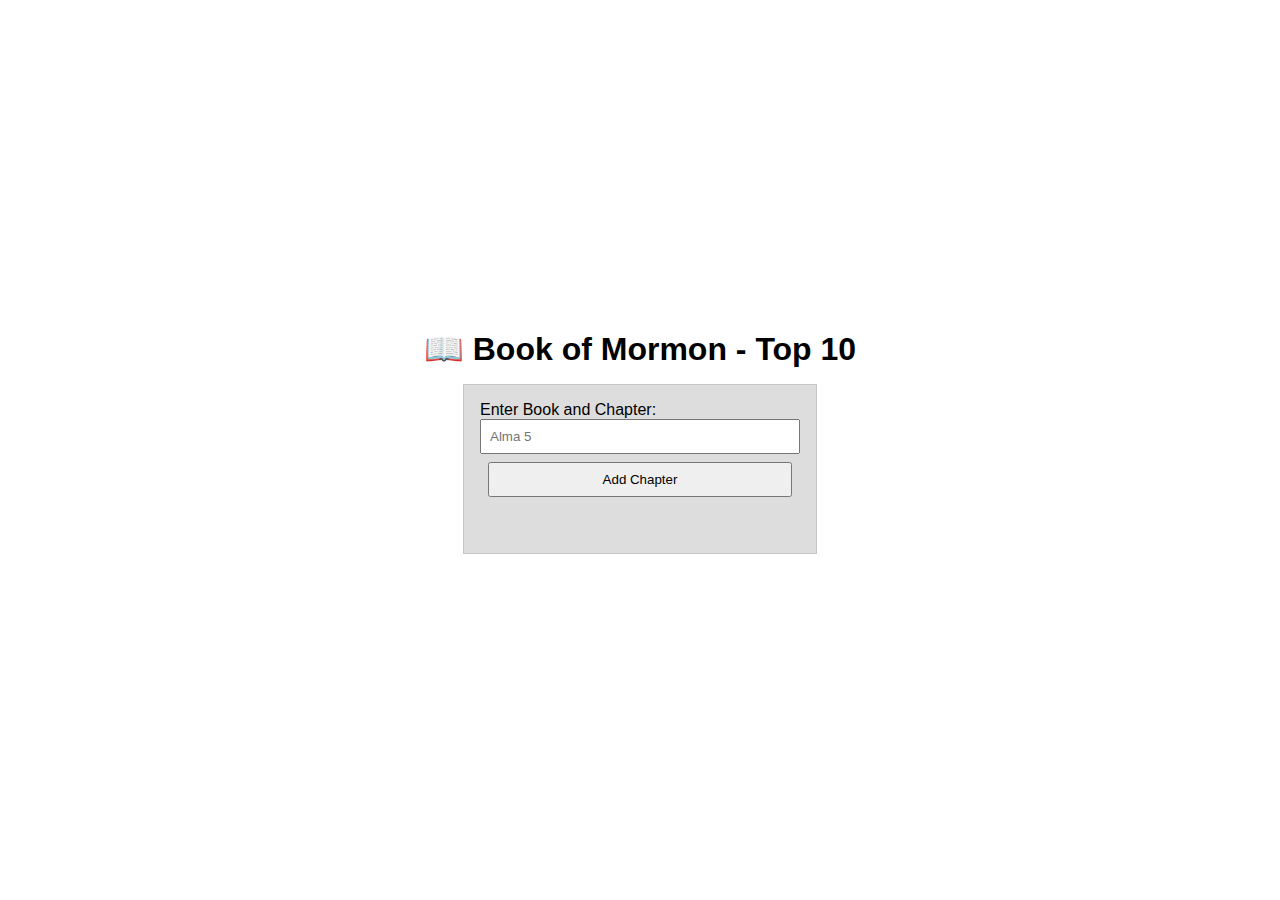
<file: week02/bom.html>
<!DOCTYPE html>
<html lang="en">
<head>
    <meta charset="UTF-8">
    <meta name="viewport" content="width=device-width, initial-scale=1.0">
    <meta name="author" content="Michael Mwidete">
    <meta name="description" content="learning DOM">
    <title>Document</title>

    <link rel="stylesheet" href="styles/bom.css">
    <script src="script/bom.js" defer></script>

</head>
<body>
    <header>
        <h1>📖 Book of Mormon - Top 10</h1>
    </header>

    <main>
        <label for="favchap">Enter Book and Chapter: </label>
	    <input type="text" id="favchap" placeholder="Alma 5">
	    <button type="submit">Add Chapter</button>
	    <ul id="list"></ul>
    </main>
    
</body>
</html>
</file>
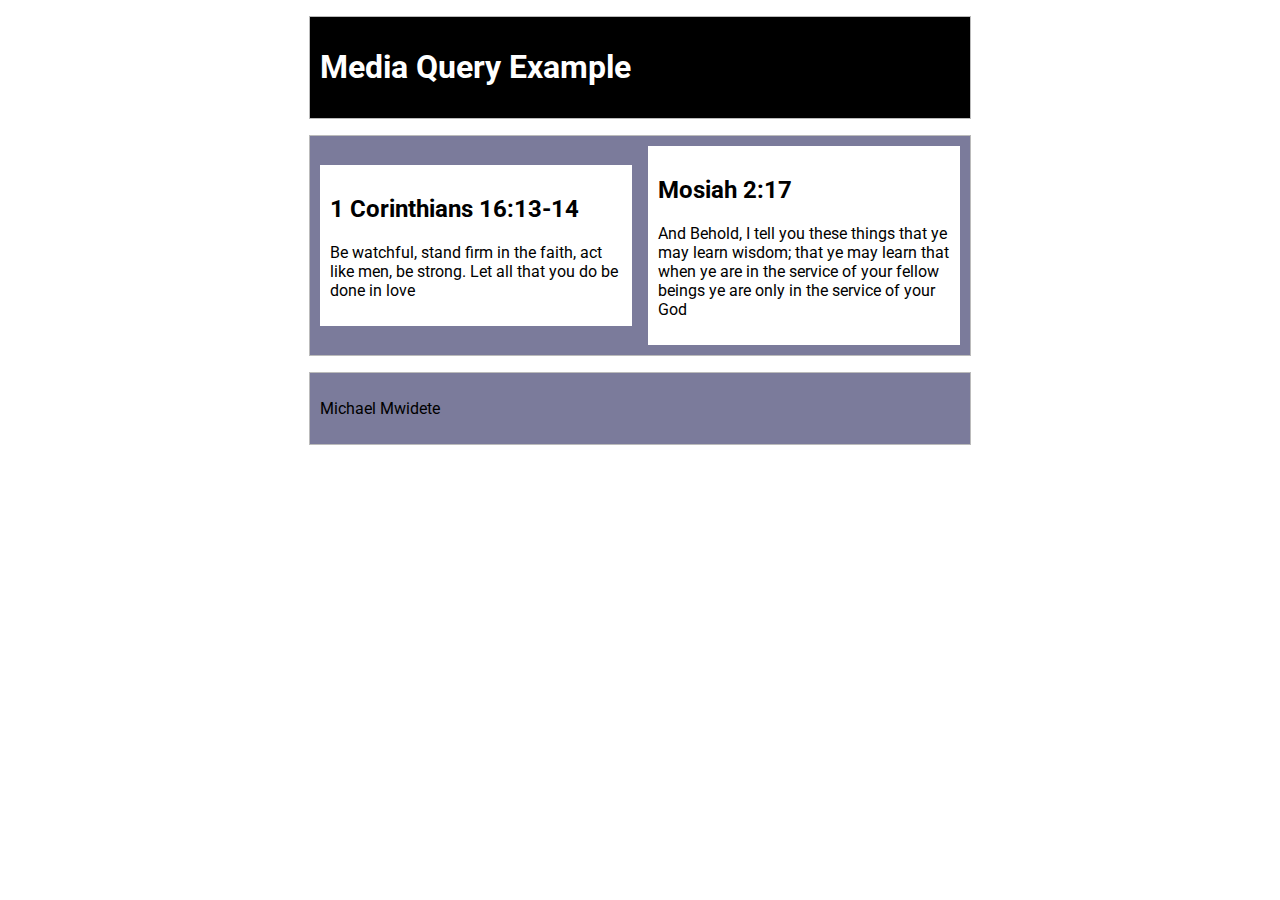
<file: week02/media-query.html>
<!DOCTYPE html>
<html lang="en">
<head>
    <meta charset="UTF-8">
    <meta name="viewport" content="width=device-width, initial-scale=1.0">
    <meta name="author" content="Michael Mwidete">
    <meta name="description" content="Media query learning activity example page">

    <link rel="preconnect" href="https://fonts.googleapis.com">
    <link rel="preconnect" href="https://fonts.gstatic.com" crossorigin>
    <link href="https://fonts.googleapis.com/css2?family=Lato&family=Roboto:ital,wght@0,100..900;1,100..900&display=swap" rel="stylesheet">

    <link rel="stylesheet" href="styles/media-query.css">
    <link rel="stylesheet" href="styles/media-query-large.css">

    <title>Document</title>
</head>
<body>
    <header>
        <h1>Media Query Example</h1>
    </header>

    <main>
        <section>
            <h2>1 Corinthians 16:13-14</h2>
            <p>Be watchful, stand firm in the faith, act like men, be strong. Let all that you do be done in love</p>
        </section>
        <section>
            <h2>Mosiah 2:17</h2>
            <p>And Behold, I tell you these things that ye may learn wisdom; that ye may learn that when ye are in the service of your fellow beings ye are only in the service of your God</p>
        </section>
    </main>

    <footer>
        <p>Michael Mwidete</p>
    </footer>
    
</body>
</html>
</file>
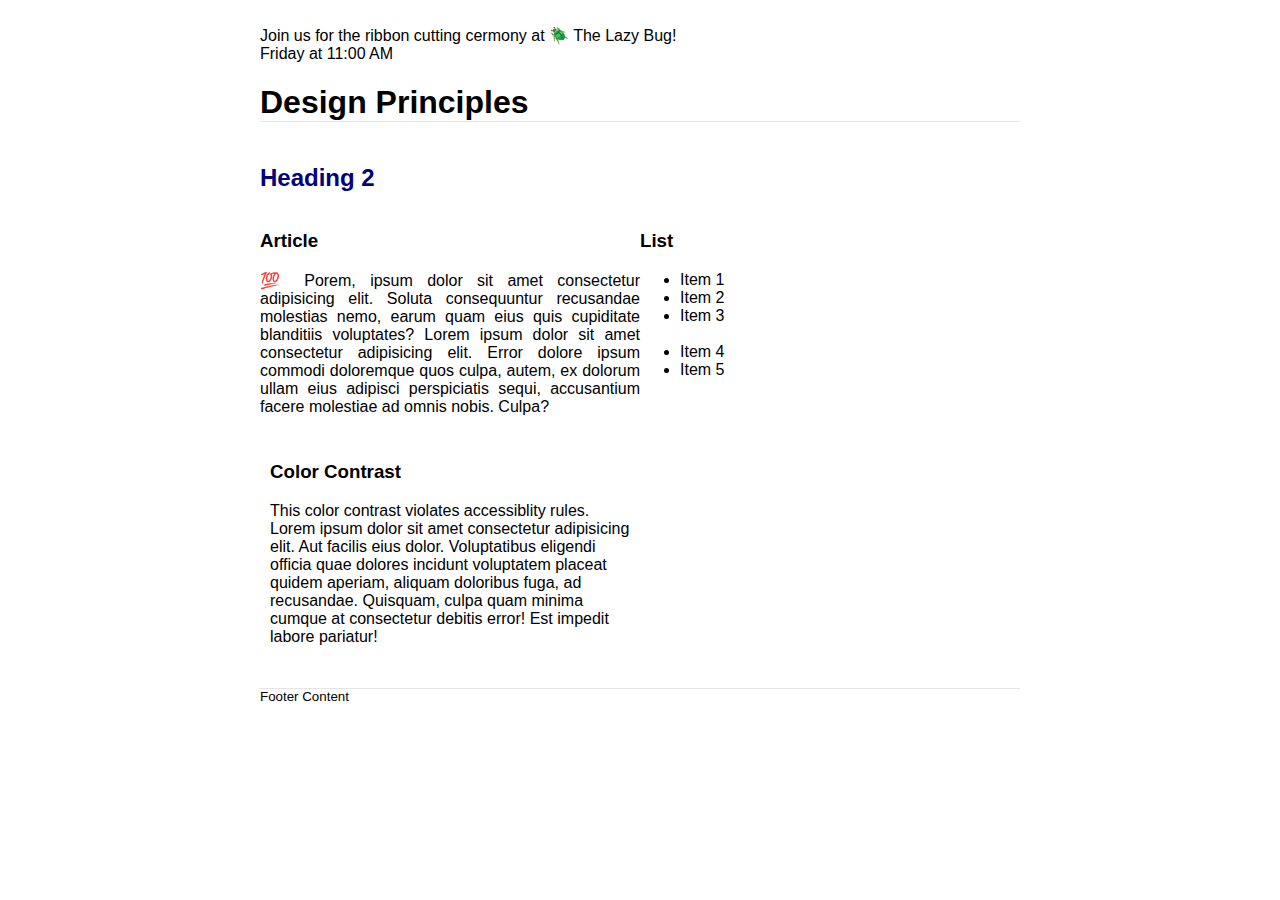
<file: week03/design.html>
<!DOCTYPE html>
<html lang="en">
<head>
    <meta charset="UTF-8">
    <meta name="viewport" content="width=device-width, initial-scale=1.0">
    <meta name="author" content="Michael Mwidet">
    <meta name="descrption" content="Implementing Good Design Principles">


    <link rel="stylesheet" href="styles/design.css">

    <title>Document</title>
</head>
<body>

    <header>
	<banner behavior="alternate" direction="right"><br>Join us for the ribbon cutting cermony at 🪲 The Lazy Bug!<br>Friday at 11:00 AM</marquee>
	<h1>Design Principles</h1>
</header>
<main>
	<h2>Heading 2</h2>
	<section>
		<h3>Article</h3>
		<article>
			<p>💯 Porem, ipsum dolor sit amet consectetur adipisicing elit. Soluta consequuntur recusandae molestias nemo, earum quam eius quis cupiditate blanditiis voluptates? Lorem ipsum dolor sit amet consectetur adipisicing elit. Error dolore ipsum commodi doloremque quos culpa, autem, ex dolorum ullam eius adipisci perspiciatis sequi, accusantium facere molestiae ad omnis nobis. Culpa?</p>
		</article>
	</section>
	<section>
		<h3>List</h3>
		<ul>
			<li>Item 1</li>
			<li>Item 2</li>
			<li>Item 3<br><br></li>
			<li>Item 4</li>
			<li>Item 5</li>
		</ul>
	</section>
	<div class="callout">
		<h3>Color Contrast</h3>
		<p>This color contrast violates accessiblity rules. Lorem ipsum dolor sit amet consectetur adipisicing elit. Aut facilis eius dolor. Voluptatibus eligendi officia quae dolores incidunt voluptatem placeat quidem aperiam, aliquam doloribus fuga, ad recusandae. Quisquam, culpa quam minima cumque at consectetur debitis error! Est impedit labore pariatur!</p>
	</div>
</main>
<footer>
	Footer Content
</footer>
    
</body>
</html>
</file>
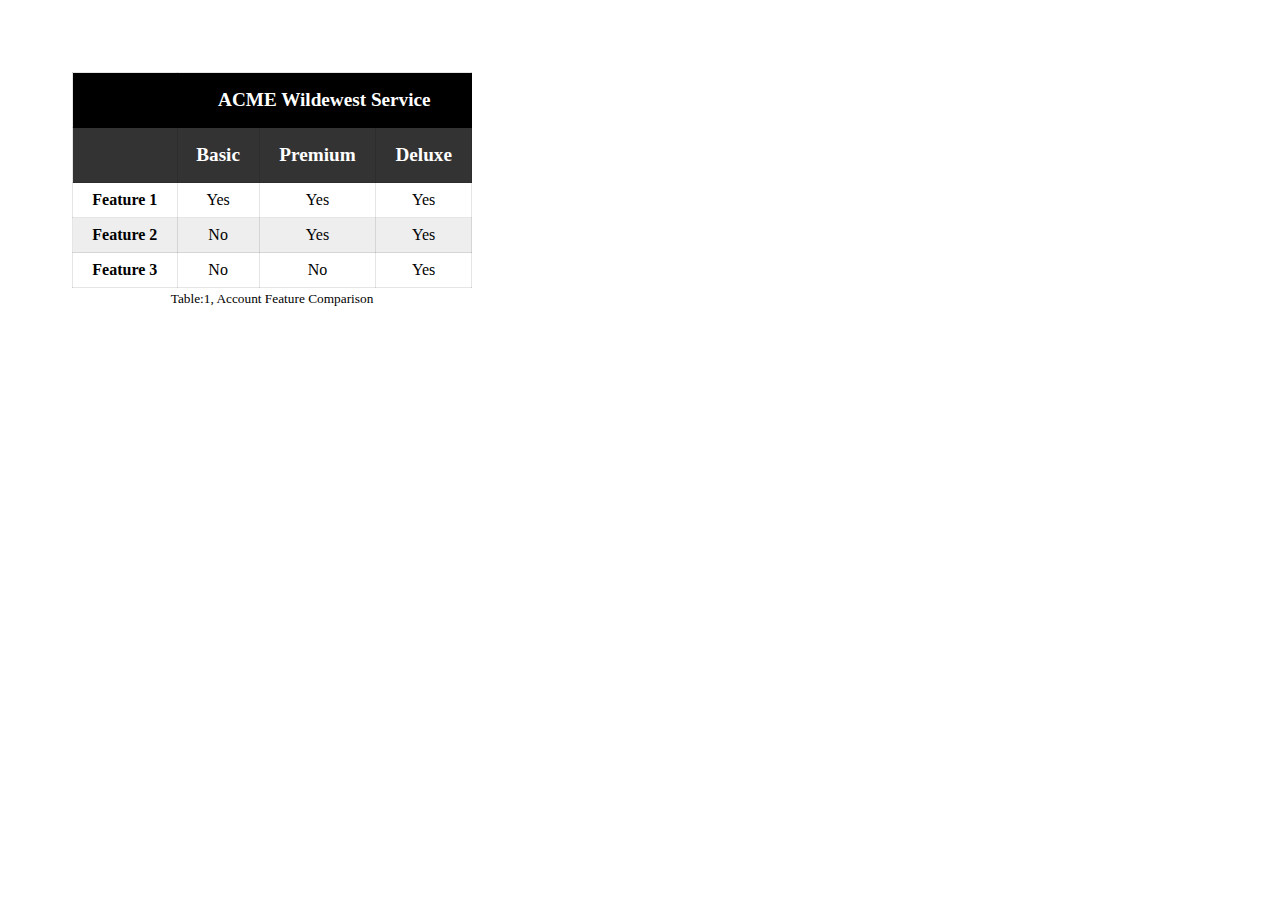
<file: week04/table.html>
<!DOCTYPE html>
<html lang="en">
<head>
    <meta charset="UTF-8">
    <meta name="viewport" content="width=device-width, initial-scale=1.0">
    <meta name="description" content="A table example">
    <meta name="author" content="Michael Mwidete">
    <link rel="stylesheet" href="styles.css">
    <title>Document</title>
</head>
<body>

    <table>
        <caption>Table:1, Account Feature Comparison</caption>
        <thead>
            <tr>
                <th scope="col"></th>
                <th colspan="3" scope="colgroup">ACME Wildewest Service</th>
            </tr>
            <tr>
                <th scope="col"></th> 
                <th scope ="col">Basic</th>
                <th scope="col">Premium</th>
                <th scope="col">Deluxe</th>     
            </tr>
        </thead>
        <tbody>
            <tr>
                <th scope="row">Feature 1</th>
                <td>Yes</td>
                <td>Yes</td>
                <td>Yes</td>
            </tr>
            <tr>
                <th scope="row">Feature 2</th>
                <td>No</td>
                <td>Yes</td>
                <td>Yes</td>
            </tr>
            <tr>
                <th scope="row">Feature 3</th>
                <td>No</td>
                <td>No</td>
                <td>Yes</td>
            </tr>
        </tbody>
    </table>
    
</body>
</html>
</file>
<file: styles/temples.css>
* {
    margin: 0;
    padding: 0;
    box-sizing: border-box;
}

body {
    font-family: Arial, sans-serif;
}

header {
    background-color: blue;
    color: white;
    padding: 10px;
    display: flex;
    justify-content: space-between;
    align-items: center;
}

main{
    max-width: 800px;
    margin: 0 auto;
}

main img {
    max-width: 100%;
    height: auto;
}

main h1 {
    text-align: center;
    padding: 10px;
}

.header-content {
    display: flex;
    justify-content: space-between;
    align-items: center;
    width: 100%;
}

p {
    font-size: 1.5rem;
    font-weight: bold;
}

h2 {
    font-size: 1.2rem;
    text-align: center;
    margin-bottom: 20px;
    font-style: italic;
    color: black;

}

nav ul {
    display: flex;
    justify-content: flex-end;
    list-style: none;
}

nav a {
    color: white;
    text-decoration: none;
    padding: 10px;
    display: block;
}

nav a:hover {
    background-color: darkblue;
}

.hamburger-menu {
    display: none; 
    font-size: 2rem;
    background: none;
    border: none;
    color: white;
    cursor: pointer;
}

.hamburger-menu.open::after {
    content: "╳";
}

figcaption {
    text-align: center;
    padding: 5px;   
    color: black;
}

footer{
    background-color: blue;
    color: white;
    text-align: center;
    padding: 10px;
    position: relative;
    bottom: 0;
    width: 100%;
}

.res-grid {
    display: grid;
    grid-template-columns: repeat(auto-fit, minmax(250px, 1fr));
    gap: 20px;
    padding: 20px;
    background-color: #f4f4f4;
    border-radius: 8px;
    margin-top: 20px;

}

.res-grid h3 {
    text-align: center;
    margin-bottom: 10px;
}   

.res-grid img {
    width: 100%;
    height: auto;
    border-radius: 8px;
}

.res-grid p {
    text-align: center;
    font-size: 1rem;
    color: #333;
    margin-top: 10px;
}
</file>
<file: styles/temples-large.css>
@media screen and (max-width: 768px) {
    .header-content {
        justify-content: space-between;
    }
    
    .hamburger-menu {
        display: block; /* Show hamburger button on mobile */
    }

    nav {
        display: none; /* Hide nav by default on mobile */
        width: 100%;
        text-align: center;
        position: absolute;
        top: 60px;
        left: 0;
        background-color: #004080;
        box-shadow: 0 4px 8px rgba(0, 0, 0, 0.2);
    }
    
    nav.open {
        display: block; /* Show nav when the 'open' class is active */
    }

    nav ul {
        flex-direction: column;
        width: 100%;
        padding-top: 20px;
    }

    nav ul li {
        width: 100%;
    }

    figure {
        display: grid;
        grid-template-columns: 1fr;
        grid-gap: 7px;
        top: 0;
        width: 100%;
    }
}
</file>
<file: styles/form.css>
* {
    margin: 0;
    padding: 0;
    box-sizing: border-box;
}

body {
    font-family: Lato, sans-serif;
    line-height: 1.6;
    color: #333;
    background: linear-gradient(135deg, #667eea 0%, #764ba2 100%);
    min-height: 100vh;
}

header {
    background: white;
    padding: 2rem;
    text-align: center;
    box-shadow: 0 2px 10px rgba(0, 0, 0, 0.1);
}

header h1 {
    color: #4a5568;
    margin-bottom: 0.5rem;
}

header p {
    color: #718096;
}

main {
    max-width: 600px;
    margin: 2rem auto;
    padding: 0 1rem;
}

form {
    background: white;
    padding: 2rem;
    border-radius: 10px;
    box-shadow: 0 10px 25px rgba(0, 0, 0, 0.1);
}

.form-group {
    margin-bottom: 1.5rem;
}

label {
    display: block;
    margin-bottom: 0.5rem;
    font-weight: 600;
    color: #4a5568;
}

select,
input[type="date"],
input[type="text"],
textarea {
    width: 100%;
    padding: 0.75rem;
    border: 2px solid #e2e8f0;
    border-radius: 5px;
    font-size: 1rem;
    transition: border-color 0.3s ease;
}

select:focus,
input:focus,
textarea:focus {
    outline: none;
    border-color: #667eea;
}

.rating-stars {
    display: flex;
    flex-direction: column;
    gap: 0.5rem;
}

.rating-stars input[type="radio"] {
    display: block;
    margin: 0 auto 0.2rem auto;
    width: 1.2rem;
    height: 1.2rem;
}

.rating-stars label {
    font-size: 2rem;
    cursor: pointer;
    transition: transform 0.2s ease;
    display: block;
    text-align: center;
    margin-bottom: 0.2rem;
}

.rating-stars input[type="radio"]:checked+label {
    color: #f6ad55;
}

.checkbox-group {
    display: grid;
    gap: 0.5rem;
}

.checkbox-group input[type="checkbox"] {
    margin-right: 0.5rem;
    width: 1.2rem;
    height: 1.2rem;
}

.checkbox-group label {
    display: flex;
    align-items: center;
    font-weight: normal;
    cursor: pointer;
}

textarea {
    resize: vertical;
    min-height: 100px;
}

.submit-btn {
    display: block;
    width: 100%;
    background: linear-gradient(90deg, #667eea 0%, #764ba2 100%);
    color: #fff;
    padding: 1rem 0;
    border: none;
    border-radius: 8px;
    font-size: 1.2rem;
    font-family: 'Lato', 'Roboto', sans-serif;
    font-weight: 700;
    letter-spacing: 1px;
    cursor: pointer;
    box-shadow: 0 4px 12px rgba(102, 126, 234, 0.15);
    transition: background 0.3s, transform 0.2s;
}



.submit-btn:hover {
    background: #5a67d8;
}

footer {
    text-align: center;
    padding: 2rem;
    color: white;
    margin-top: 2rem;
}
</file>
<file: styles/form-larger.css>
@media screen and  (max-width: 768px) {
    main {
        margin: 1rem auto;
    }

    form {
        padding: 1.5rem;
    }

    .rating-stars label {
        font-size: 1.5rem;
    }
}
</file>
<file: styles/place.css>
* {
    margin: 0;
    padding: 0;
    box-sizing: border-box;
}

:root {
    --primary-color:blue;
    --secondary-color:yellow;
    --tertiary-color:green;
    --advance-color:black;
    --font-family: 'Ojuju', cursive;
}

header {
    background-color: var(--secondary-color);
    padding: 1rem;
    text-align: center;
    box-shadow: 0 2px 5px rgba(0,0,0,0.1);
}    

h1 {
    background-color: var(--secondary-color);
    color: var(--advance-color);
    text-align: center;
    font-family:var(--font-family);
    font-size: 3rem;
    padding: 10px;
}

h2 {
    background-color: var(--tertiary-color);
    color: var(--advance-color);
    text-align: center;
    font-family: var(--font-family);
    font-size: 2rem;
    padding: 10px;
    margin-top: 20px;
}

label {
    font-family: var(--font-family);
    font-size: 1.2rem;
    font-weight: bold;
    margin-right: 10px;
    color: var(--advance-color);
}

input{
    font-family: var(--font-family);
    font-size: 1.2rem;
    padding: 5px;
    margin-bottom: 10px;
    background-color: var(--secondary-color);
    border: 2px solid var(--secondary-color);
    border-radius: 5px;
    color: var(--advance-color);
}


.data {
    width: 90%;
    padding: 20px;
    margin: 20px auto;
    background-color: var(--secondary-color);
    border-radius: 10px;
    box-shadow: 0 5px 15px rgba(0, 0, 0, 0.3);
    top: 20px;
    right: 20px;

}

.Weather {
    width: 90%;
    padding: 20px;
    margin: 20px auto;
    background-color: var(--secondary-color);
    border-radius: 10px;
    box-shadow: 0 5px 15px rgba(0, 0, 0, 0.3);
    bottom: 20px;
    left: 20px;
}

@keyframes fadeIn {
    from { opacity: 0; transform: translateY(20px); }
    to { opacity: 1; transform: translateY(0); }
}

main {
    display: flex;
    flex-direction: column;
}


.hero-container {
    position: relative;
    width: 100%;
    min-height: 80vh; 
    overflow: hidden;
}

.hero-container img {
    width: 100%;
    height: 100%;
    object-fit: cover;
    filter: brightness(0.8);
}

h2 svg {
  margin-right: 5px;
}

footer {
    font-family: var(--font-family);
    background-color:var(--secondary-color);
    color: var(--advance-color);
    text-align: center;
    padding: 10px;
    position: relative;
    bottom: 0;
    width: 100%;
}
</file>
<file: styles/place-large.css>
/* In your styles/place-large.css file */

@media screen and (min-width: 768px) {

    .hero-overlay {
        position: absolute;
        top: 0;
        left: 0;
        width: 100%;
        height: 100%;
        background: linear-gradient(to bottom, rgba(0, 0, 0, 0.2), rgba(0, 0, 0, 0.7));
    }

    .data {
        position: absolute;
        top: 20px;
        right: 20px;
        width: auto; 
        margin: 0;  
    }

    .Weather {
        position: absolute;
        bottom: 20px;
        left: 20px;
        width: auto;
        margin: 0;  
    }
    
    .data label, .Weather label {
        display: inline-block;
        width: auto;
    }

    .data input, .Weather input {
        display: inline-block;
        width: auto;
    }


    .Weather h2::after {
        content: ''; 
        display: inline-block; 
        width: 30px; 
        height: 30px; 
        margin-left: 10px; 
        background-image: url('/images/weather-icon.svg'); 
        background-size: contain; 
        background-repeat: no-repeat;
        vertical-align: middle; 
    }
}
</file>
<file: styles/review.css>
* {
    margin: 0;
    padding: 0;
    box-sizing: border-box;
}

header {
    background: white;
    padding: 2rem;
    text-align: center;
    box-shadow: 0 2px 10px rgba(0, 0, 0, 0.1);
}

body {
    font-family: 'Segoe UI', Tahoma, Geneva, Verdana, sans-serif;
    background: #f7fafc;
    color: #2d3748;
    line-height: 1.6;
    text-align: center;
}

.centered {
    text-align: center;
    margin-top: 2rem;
}

.review-btn {
    display: inline-block;
    background: blue;
    color: white;
    padding: 0.75rem 1.5rem;
    border-radius: 5px;
    text-decoration: none;
    font-weight: 600;
    box-shadow: 0 5px 15px rgba(0, 0, 0, 0.1);
    transition: background 0.3s ease;
}
</file>
<file: week02/styles/temples.css>
* {
    margin: 0;
    padding: 0;
    box-sizing: border-box;
}

body {
    font-family: Arial, sans-serif;
}

header {
    background-color: blue;
    color: white;
    padding: 10px;
    display: flex;
    justify-content: space-between;
    align-items: center;
}

main{
    max-width: 800px;
    margin: 0 auto;
}

main img {
    max-width: 100%;
    height: auto;
}

main h1 {
    text-align: center;
    padding: 10px;
}

.header-content {
    display: flex;
    justify-content: space-between;
    align-items: center;
    width: 100%;
}

p {
    font-size: 1.5rem;
    font-weight: bold;
}

h2 {
    font-size: 1.2rem;
    text-align: center;
    margin-bottom: 20px;
    font-style: italic;
    color: black;

}

nav ul {
    display: flex;
    justify-content: flex-end;
    list-style: none;
}

nav a {
    color: white;
    text-decoration: none;
    padding: 10px;
    display: block;
}

nav a:hover {
    background-color: darkblue;
}

.hamburger-menu {
    display: none; 
    font-size: 2rem;
    background: none;
    border: none;
    color: white;
    cursor: pointer;
}

.hamburger-menu.open::after {
    content: "╳";
}

figcaption {
    text-align: center;
    padding: 5px;   
    color: black;
}

footer{
    background-color: blue;
    color: white;
    text-align: center;
    padding: 10px;
    position: relative;
    bottom: 0;
    width: 100%;
}
</file>
<file: week02/styles/temples-larger.css>
@media screen and (max-width: 768px) {
    .header-content {
        justify-content: space-between;
    }
    
    .hamburger-menu {
        display: block; /* Show hamburger button on mobile */
    }

    nav {
        display: none; /* Hide nav by default on mobile */
        width: 100%;
        text-align: center;
        position: absolute;
        top: 60px;
        left: 0;
        background-color: #004080;
        box-shadow: 0 4px 8px rgba(0, 0, 0, 0.2);
    }
    
    nav.open {
        display: block; /* Show nav when the 'open' class is active */
    }

    nav ul {
        flex-direction: column;
        width: 100%;
        padding-top: 20px;
    }

    nav ul li {
        width: 100%;
    }

    figure {
        display: grid;
        grid-template-columns: 1fr;
        grid-gap: 7px;
        top: 0;
        width: 100%;
    }
}
</file>
<file: project/siteplan.css>
:root {
    --primary: #003366;     /* Deep Navy Blue */
    --accent: #D4AF37;      /* Muted Gold */
    --text: #333333;        /* Dark Charcoal Gray */
    --background: #FAFAFA;  /* Off-White */
}


body {
    font-family: 'Fauna One', serif;
    color: var(--text);
    background-color: var(--background);
    line-height: 1.6;
    margin: 0;
    padding: 20px;
}

h1, h2, h3 {
    font-family: 'Cinzel', serif;
    color: var(--primary);
}

h1 {
    font-weight: 900; /* Black */
    border-bottom: 3px solid var(--accent);
    padding-bottom: 10px;
}

h2 {
    font-weight: 700; /* Bold */
    margin-top: 30px;
}

.accent {
    color: var(--accent);
    font-weight: bold;
}

.color-swatch {
    display: inline-block;
    width: 50px;
    height: 50px;
    margin: 5px;
    border: 1px solid #ccc;
    border-radius: 5px;
}

.section {
    background: white;
    padding: 20px;
    margin: 20px 0;
    border-radius: 8px;
    box-shadow: 0 2px 5px rgba(0,0,0,0.1);
}
</file>
<file: week02/styles/bom.css>
* {
	margin: 0;
	padding: 0;
}

body {
	height: 100vh;
	display: flex;
	flex-direction: column;
	align-items: center;
	justify-content: center;
	font-family: Acme, Arial, sans-serif;
}

h1 {
	font-size: 1.5rem;
}

main {
	margin: 1rem auto;
	border: 1px solid rgb(0 0 0 / 0.1);
	padding: 1rem;
	background-color: #ddd;
	display: flex;
	flex-direction: column;
}

input,
button {
	padding: 0.5rem;
}

button {
	margin: 0.5rem;
}

.delete {
	width: fit-content;
}

.input {
	display: flex;
	gap: 1rem;
}

.list {
	padding: 0.5rem;
}

ul {
	margin: 1rem;
	list-style: none;
}

li {
	display: flex;
	align-items: center;
	justify-content: space-between;
}

@media only screen and (min-width: 32.5em) {
	h1 {
		font-size: 2rem;
	}

	main {
		width: 320px;
	}
}
</file>
<file: week02/styles/media-query.css>
body {
    font-family: "Roboto", sans-serif;
    font-weight: 400;
    font-style: normal;
    font-variation-settings:
        "wdth" 100
}

header, main, footer {
    max-width: 640px;
    margin: 1rem auto;
    padding: 10px;
    background-color: rgba(41, 41, 92, 0.615);
    border: 1px solid #bbb;
}

main {
    display: grid;
    justify-content: flex-start;
    align-items: center;
    grid-template-columns: 1fr;
    grid-gap: 1rem;
}

section {
    padding: 10px;
    background-color: white;
}
</file>
<file: week02/styles/media-query-large.css>
@media screen and (min-width:500px){
    header {
        background-color: black;
        color:white
    }

    main {
        grid-template-columns: 1fr 1fr;
    }
}
</file>
<file: week03/styles/design.css>
body {
	font-family: Roboto, helvetica, sans-serif;
}

header,
main,
footer {
	max-width: 760px;
	margin: 0 auto;
}

marquee {
	padding: 1rem;
	background-color: #eee;
}

h1 {
	border-bottom: 1px solid rgba(0, 0, 0, 0.1);
}

main {
	display: grid;
    grid-template-columns: 5fr 5fr;
}

h2 {
	color: navy;
	text-align: left;
    grid-column: span 2;
}

article p {
	text-align: justify;
}

.callout {
	color: black;
	background-color: white;
    padding: 10px;
}

footer {
	margin-top: 1rem;
	border-top: 1px solid rgba(0, 0, 0, 0.1);
	font-size: smaller;
	text-align: left;
}
</file>
<file: week04/styles.css>
body {
  padding: 5%;
}

table {
  width: 400px;
  border: 1px solid rgba(0, 0, 0, 0.1);
  border-collapse: collapse;

  caption {
    caption-side: bottom;
    font-size: smaller;
    padding: 0.2rem;
  }

  th,
  td {
    padding: 0.5em 1rem;
    border: 1px solid rgba(0, 0, 0, 0.1);
    white-space: pre;
  }

  thead th,
  tbody td {
    text-align: center;
  }

  thead {
    color: #fff;
    background: #000;

    th {
      padding: 1rem;
      font-size: larger;
    }

    tr:nth-last-child(1) {
      background-color: #333;
    }
  }

  tbody tr:nth-child(even) {
    background-color: #eee;
  }
}

.blank {
  background-color: #000;
}


img {
  display: block;
  width: 100%;
  height: auto;
  margin-bottom: 1rem;
}

main {
  display: grid;
  grid-template-columns: 1fr;
  justify-content: center;
  gap: 1rem;
  max-width: 600px;
  margin: 0 auto;
  text-align: center;
}
</file>
<file: project01/styles/base.css>
/* Universal Styles and Resets */
* {
    margin: 0;
    padding: 0;
    box-sizing: border-box; 
}

body {
    background-color: #f0f0f0; 
    line-height: 1.6; 

}

/* Typography */
h1, h2 {
    font-family: "Roboto", sans-serif;
    font-weight: 400; 
    margin-bottom: 10px; 
}

p {
    font-family: "Lato", sans-serif;
    font-weight: 400;
    margin-bottom: 20px; 
}

/* Header & Navigation */
header {
    margin-bottom: 20px;
    background-color: #002D62; 
}

#course-title {
    font-family: "Roboto", sans-serif;
    font-weight: 900; 
    font-size: 1.5em; 
    color: white;
    text-align: center;
    padding: 20px 0; 
    margin: 0 auto; 
    display: block; 
}

nav {
    background-color: #1a1a1a;
    display: flex;
    justify-content: space-evenly;
    flex-direction: row;
    align-items: center;
    padding: 15px;
}

nav a {
    color: white;
    text-decoration: none;
    font-family: "Roboto", sans-serif;
    font-weight: 400;
    padding: 10px 15px;
    transition: color 0.3s ease-in-out;
}

nav a:hover {
    color: #ffd700;
    text-decoration: underline;
}


/* Main Content Layout */
main {
    max-width: 960px; 
    margin: 0 auto; 
    padding: 20px;
    background-color: #F5F5DC;
    border-radius: 10px;
    box-shadow: 0 4px 8px rgba(0, 0, 0, 0.1); 
}

/* Card Sections - Flexbox Layout */
.card_container1, .card_container2 {
    display: flex; 
    gap: 30px; 
    align-items: center; 
    padding: 20px;
    background-color: white;
    border-radius: 10px;
    margin-bottom: 20px;
}

.card_container2 {
    flex-direction: row-reverse; 
}

.card_container1 img, .card_container2 img {
    border-radius: 10px; 
    object-fit: cover; 
}

/* Footer */
footer {
    text-align: center;
    padding: 20px;
    background-color: #1a1a1a;
    color: white;
    margin-top: 20px;
}

footer p {
    margin: 0; 
    font-size: 0.9em;
}
</file>
